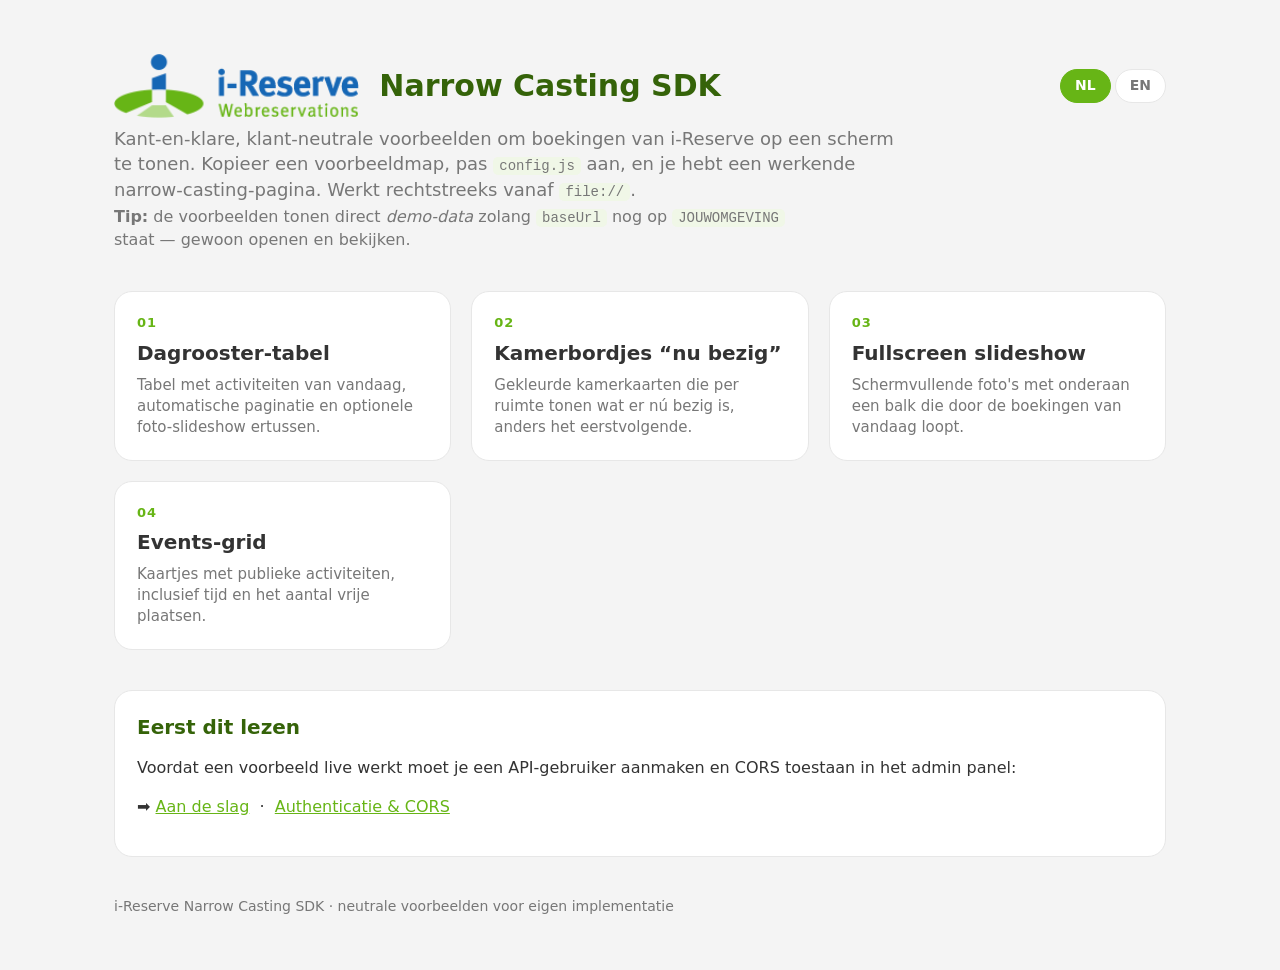
<file: index.html>
<!doctype html>
<html lang="nl">
<head>
    <meta charset="utf-8"/>
    <meta name="viewport" content="width=device-width, initial-scale=1.0"/>
    <title>i-Reserve Narrow Casting SDK</title>
    <link rel="stylesheet" href="shared/ireserve.css"/>
    <!--suppress CssUnusedSymbol -->
    <style>
        body { overflow: auto; background: var(--ir-bg); }
        .wrap { max-width: 1100px; margin: 0 auto; padding: 6vh 24px; font-size: 16px; }
        header.top { display: flex; align-items: center; gap: 20px; margin-bottom: 8px; }
        header.top img { height: 64px; }
        h1 { font-size: 30px; color: var(--ir-primary-700); margin: 0; }
        .langswitch { margin-left: auto; display: flex; gap: 4px; }
        .langswitch button {
            font: inherit; font-size: 14px; font-weight: 600; cursor: pointer;
            border: 1px solid var(--ir-line); background: var(--ir-surface); color: var(--ir-muted);
            padding: 6px 14px; border-radius: 999px;
        }
        .langswitch button.active { background: var(--ir-primary); color: #fff; border-color: var(--ir-primary); }
        .lead { color: var(--ir-muted); font-size: 18px; max-width: 70ch; margin: 8px 0 4px; }
        .tip  { color: var(--ir-muted); font-size: 16px; max-width: 70ch; margin: 0 0 40px; }
        .cards { display: grid; grid-template-columns: repeat(auto-fill, minmax(260px, 1fr)); gap: 20px; }
        a.card {
            display: block; text-decoration: none; color: inherit;
            background: var(--ir-surface); border: 1px solid var(--ir-line);
            border-radius: var(--ir-radius); padding: 22px; transition: transform .15s, box-shadow .15s;
        }
        a.card:hover { transform: translateY(-3px); box-shadow: 0 12px 30px rgba(53,99,9,.14); }
        a.card .num { font-size: 13px; font-weight: 700; letter-spacing: 1px; color: var(--ir-primary); }
        a.card h2 { font-size: 20px; margin: 6px 0 8px; color: var(--ir-ink); }
        a.card p { font-size: 15px; color: var(--ir-muted); margin: 0; }
        .docs { margin-top: 40px; padding: 22px; background: var(--ir-surface);
                border: 1px solid var(--ir-line); border-radius: var(--ir-radius); }
        .docs h2 { margin-top: 0; color: var(--ir-primary-700); font-size: 20px; }
        .docs a { color: var(--ir-primary); }
        code { background: #f0f7e7; padding: 1px 6px; border-radius: 5px; font-size: 14px; }
        footer { margin-top: 40px; color: var(--ir-muted); font-size: 14px; }
    </style>
</head>
<body>
<div class="wrap">
    <header class="top">
        <img src="shared/i-reserve-logo.png" alt="i-Reserve"/>
        <div><h1 data-i18n="launcher.subtitle">Narrow Casting SDK</h1></div>
        <div class="langswitch">
            <button type="button" data-lang="nl">NL</button>
            <button type="button" data-lang="en">EN</button>
        </div>
    </header>

    <p class="lead" data-i18n-html="launcher.lead"></p>
    <p class="tip"  data-i18n-html="launcher.tip"></p>

    <div class="cards">
        <a class="card" href="examples/01-dagrooster-tabel/index.html">
            <div class="num">01</div>
            <h2 data-i18n="launcher.card01t">Dagrooster-tabel</h2>
            <p data-i18n="launcher.card01d"></p>
        </a>
        <a class="card" href="examples/02-kamerbordjes/index.html">
            <div class="num">02</div>
            <h2 data-i18n="launcher.card02t">Kamerbordjes</h2>
            <p data-i18n="launcher.card02d"></p>
        </a>
        <a class="card" href="examples/03-fullscreen-slideshow/index.html">
            <div class="num">03</div>
            <h2 data-i18n="launcher.card03t">Fullscreen slideshow</h2>
            <p data-i18n="launcher.card03d"></p>
        </a>
        <a class="card" href="examples/04-events-grid/index.html">
            <div class="num">04</div>
            <h2 data-i18n="launcher.card04t">Events-grid</h2>
            <p data-i18n="launcher.card04d"></p>
        </a>
    </div>

    <div class="docs">
        <h2 data-i18n="launcher.docsTitle">Eerst dit lezen</h2>
        <p data-i18n="launcher.docsIntro"></p>
        <p>➡ <a class="doc-start" href="docs/aan-de-slag.html" data-i18n="launcher.docsStart">Aan de slag</a> &nbsp;·&nbsp;
           <a class="doc-auth" href="docs/authenticatie-en-cors.html" data-i18n="launcher.docsAuth">Authenticatie &amp; CORS</a></p>
    </div>

    <footer data-i18n="launcher.footer"></footer>
</div>

<script src="shared/ireserve.js"></script>
<script src="shared/i18n.js"></script>
<script>
(function () {
    var lang = iReserve.initLang(null);          // leest ?lang, anders "nl"
    document.documentElement.lang = lang;
    iReserve.applyI18n();

    // markeer actieve taalknop + schakelen
    document.querySelectorAll(".langswitch button").forEach(function (b) {
        if (b.getAttribute("data-lang") === lang) b.classList.add("active");
        b.addEventListener("click", function () {
            var u = new URL(location.href);
            u.searchParams.set("lang", b.getAttribute("data-lang"));
            location.href = u.toString();
        });
    });

    // geef de gekozen taal door aan de voorbeeldlinks
    document.querySelectorAll(".cards a.card").forEach(function (a) {
        a.href = a.getAttribute("href") + "?lang=" + lang;
    });

    // docs: in het Engels naar de .en.html-varianten verwijzen
    if (lang === "en") {
        var ds = document.querySelector(".doc-start");
        var da = document.querySelector(".doc-auth");
        if (ds) ds.href = "docs/aan-de-slag.en.html";
        if (da) da.href = "docs/authenticatie-en-cors.en.html";
    }
})();
</script>
</body>
</html>
</file>
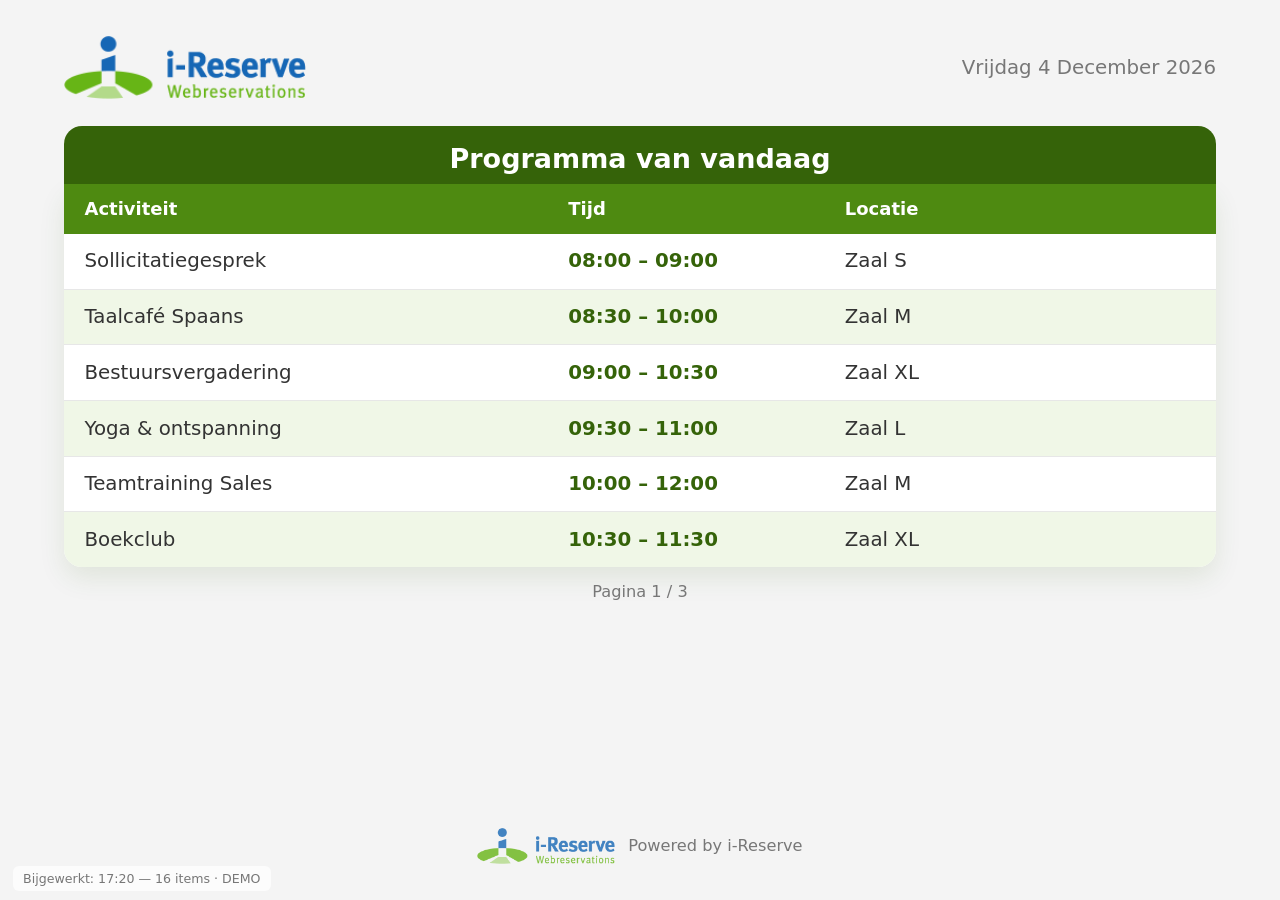
<file: examples/01-dagrooster-tabel/index.html>
<!doctype html>
<html lang="nl">
<head>
    <meta charset="utf-8"/>
    <meta name="viewport" content="width=device-width, initial-scale=1.0"/>
    <title>i-Reserve NC — Dagrooster</title>
    <link rel="stylesheet" href="../../shared/ireserve.css"/>
    <!--suppress CssUnusedSymbol -->
    <style>
        /* Fullscreen foto-slide (optioneel, tussen tabelpagina's door) */
        #nc-slide {
            position: fixed; inset: 0;
            background: var(--ir-primary-700);
            opacity: 0; transition: opacity 1s ease-in-out;
            pointer-events: none; z-index: 10;
        }
        #nc-slide.is-visible { opacity: 1; }
        #nc-slide img { position: absolute; inset: 0; width: 100%; height: 100%; }
        #nc-slide .fg { object-fit: contain; }
        #nc-slide .bg { object-fit: cover; filter: blur(12px); transform: scale(1.1); z-index: -1; }
    </style>
</head>
<body>

    <!-- optionele fullscreen foto -->
    <div id="nc-slide"><img class="fg" alt=""/><img class="bg" alt=""/></div>

    <div class="nc-screen">
        <header class="nc-header">
            <img class="nc-logo" src="../../shared/i-reserve-logo.png" alt="i-Reserve"/>
            <div class="nc-date" id="nc-date"></div>
        </header>

        <main class="nc-body">
            <table class="nc-table">
                <caption id="nc-title">Programma van vandaag</caption>
                <thead>
                    <tr>
                        <th style="width:42%" data-i18n="ui.activity">Activiteit</th>
                        <th style="width:24%" data-i18n="ui.time">Tijd</th>
                        <th data-i18n="ui.location">Locatie</th>
                    </tr>
                </thead>
                <tbody id="nc-rows"></tbody>
            </table>
            <div class="nc-pager" id="nc-pager"></div>
        </main>

        <footer class="nc-footer">
            <img class="nc-logo" src="../../shared/i-reserve-logo.png" alt=""/>
            <span data-i18n="ui.poweredBy">Powered by i-Reserve</span>
        </footer>
    </div>

    <div class="nc-status" id="nc-status" hidden></div>

    <script src="../../shared/ireserve.js"></script>
    <script src="../../shared/i18n.js"></script>
    <script src="../../shared/demo-data.js"></script>
    <script src="config.js"></script>
    <script>
    (function () {
        var cfg = window.NC_CONFIG;
        var map = cfg.columnMap;

        iReserve.initLang(cfg);
        iReserve.applyI18n();
        document.getElementById("nc-title").textContent = iReserve.pick(cfg.title);
        document.getElementById("nc-date").textContent  = iReserve.formatLongDate();

        // --- Slideshow-state ---
        var pages = [[]];      // tabelpagina's (arrays met rijen)
        var slideEl = document.getElementById("nc-slide");
        var validSlides = [];  // afbeeldingen die echt bestaan
        preloadSlides(cfg.slides || []);

        var runId = 0;         // voorkomt dat oude loops doorlopen na refresh

        // --- Data ophalen + blijven verversen ---
        iReserve.poll(cfg, function (rows) {
            pages = iReserve.chunk(rows, cfg.rowsPerPage);
            if (pages.length === 0) pages = [[]];
            runId++;
            startCycle(runId);
        });

        // Bouwt de afspeelvolgorde: eerst alle tabelpagina's, daarna de foto's,
        // en speelt die in een lus af (elke met zijn eigen wachttijd).
        function startCycle(myId) {
            var frames = [];
            for (var p = 0; p < pages.length; p++) frames.push({ type: "page", i: p });
            for (var s = 0; s < validSlides.length; s++) frames.push({ type: "photo", i: s });

            var step = 0;
            (function show() {
                if (myId !== runId) return;          // verouderde lus stoppen
                var f = frames[step % frames.length];
                if (f.type === "page") {
                    hidePhoto();
                    renderPage(f.i);
                    step++;
                    setTimeout(show, cfg.pageSeconds * 1000);
                } else {
                    showPhoto(f.i);
                    step++;
                    setTimeout(show, cfg.slideSeconds * 1000);
                }
            })();
        }

        // --- Render één tabelpagina ---
        function renderPage(idx) {
            var rows = pages[idx] || [];
            var tbody = document.getElementById("nc-rows");
            if (rows.length === 0) {
                tbody.innerHTML = '<tr><td colspan="3"><div class="nc-empty">' + iReserve.t("ui.noToday") + '</div></td></tr>';
            } else {
                tbody.innerHTML = rows.map(function (r) {
                    return '<tr class="nc-fade">' +
                        '<td>' + iReserve.esc(r[map.activiteit]) + '</td>' +
                        '<td class="nc-time">' + iReserve.esc(iReserve.timeRange(r[map.van], r[map.tot])) + '</td>' +
                        '<td>' + iReserve.esc(r[map.locatie]) + '</td>' +
                    '</tr>';
                }).join("");
            }
            document.getElementById("nc-pager").textContent =
                pages.length > 1 ? iReserve.t("ui.page", { n: idx + 1, m: pages.length }) : "";
        }

        function showPhoto(i) {
            var imgs = slideEl.querySelectorAll("img");
            imgs[0].src = validSlides[i];
            imgs[1].src = validSlides[i];
            slideEl.classList.add("is-visible");
        }
        function hidePhoto() { slideEl.classList.remove("is-visible"); }

        // Laad alleen afbeeldingen die echt bestaan (voorkomt kapotte slides)
        function preloadSlides(list) {
            list.forEach(function (src) {
                var img = new Image();
                img.onload  = function () { validSlides.push(src); };
                img.onerror = function () { console.warn("Slide niet gevonden:", src); };
                img.src = src;
            });
        }
    })();
    </script>
</body>
</html>
</file>
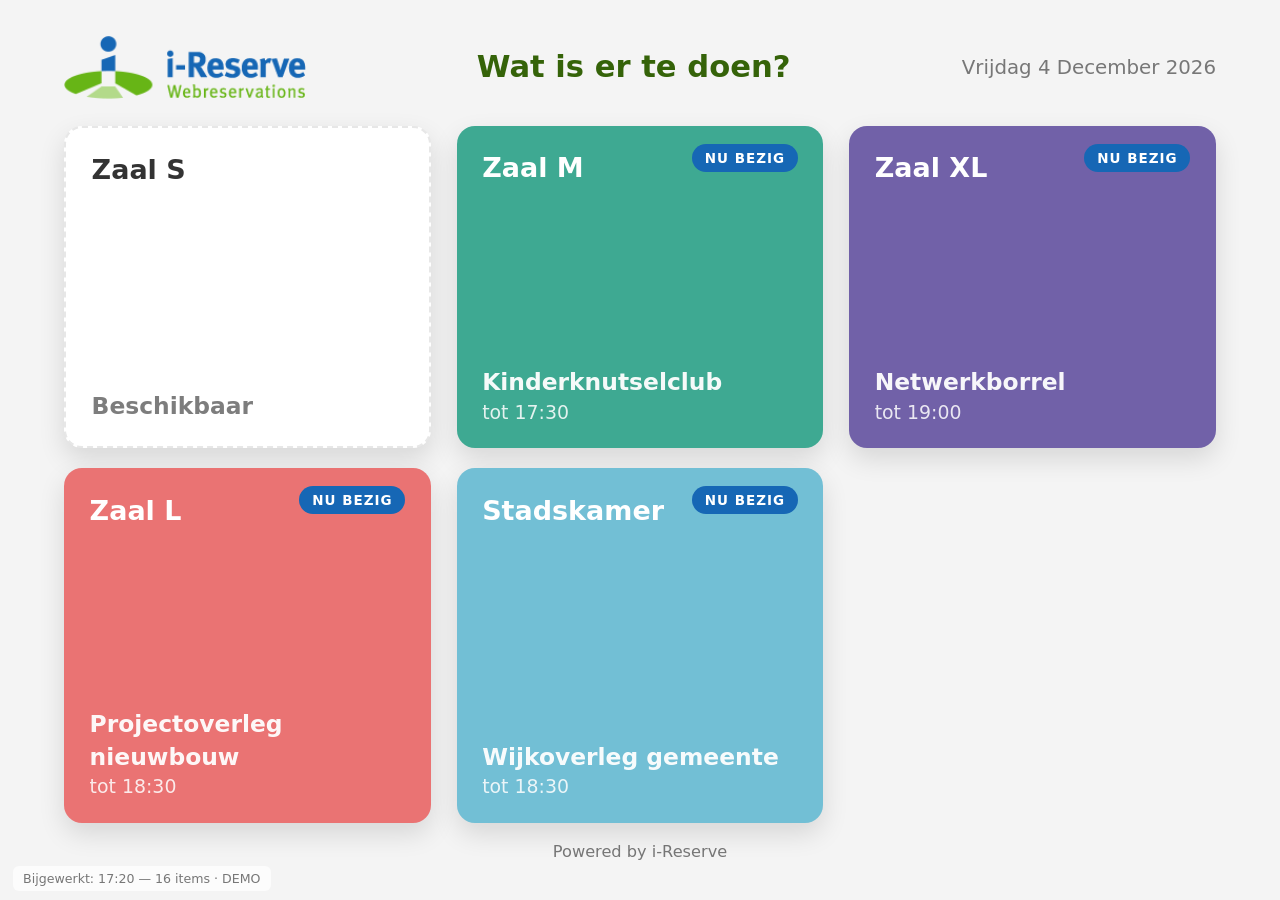
<file: examples/02-kamerbordjes/index.html>
<!doctype html>
<html lang="nl">
<head>
    <meta charset="utf-8"/>
    <meta name="viewport" content="width=device-width, initial-scale=1.0"/>
    <title>i-Reserve NC — Kamerbordjes</title>
    <link rel="stylesheet" href="../../shared/ireserve.css"/>
    <!--suppress CssUnusedSymbol -->
    <style>
        .nc-rooms {
            flex: 1 1 auto;
            display: grid;
            grid-template-columns: repeat(auto-fit, minmax(28vw, 1fr));
            gap: 2.2vh 2vw;
            align-content: stretch;
        }
        .room {
            --c: var(--ir-primary);
            position: relative;
            display: flex;
            flex-direction: column;
            justify-content: space-between;
            border-radius: var(--ir-radius);
            padding: 2.6vh 2vw;
            color: #fff;
            background: var(--c);
            box-shadow: 0 1.2vh 3vh rgba(0,0,0,.12);
            overflow: hidden;
        }
        .room .room-name { font-size: 3vh; font-weight: 700; }
        .room .room-state {
            margin-top: auto;
            font-size: 2.1vh;
            opacity: .95;
        }
        .room .room-activity { font-size: 2.6vh; font-weight: 600; margin-top: 1vh; }
        .room .room-time { font-variant-numeric: tabular-nums; opacity: .9; }

        /* "Nu bezig" badge (tekst komt uit i18n, via een element) */
        .room .now-badge {
            position: absolute; top: 2vh; right: 2vw;
            background: var(--ir-accent); color: #fff;
            font-size: 1.5vh; font-weight: 700; letter-spacing: 1px;
            padding: .5vh 1vw; border-radius: 999px;
        }
        .room.is-free { background: var(--ir-surface); color: var(--ir-muted); border: 2px dashed var(--ir-line); }
        .room.is-free .room-name { color: var(--ir-ink); }
    </style>
</head>
<body>
    <div class="nc-screen">
        <header class="nc-header">
            <img class="nc-logo" src="../../shared/i-reserve-logo.png" alt="i-Reserve"/>
            <h1 class="nc-title" id="nc-title"></h1>
            <div class="nc-date" id="nc-date"></div>
        </header>

        <main class="nc-body">
            <div class="nc-rooms" id="nc-rooms"></div>
        </main>

        <footer class="nc-footer">
            <span data-i18n="ui.poweredBy">Powered by i-Reserve</span>
        </footer>
    </div>

    <div class="nc-status" id="nc-status" hidden></div>

    <script src="../../shared/ireserve.js"></script>
    <script src="../../shared/i18n.js"></script>
    <script src="../../shared/demo-data.js"></script>
    <script src="config.js"></script>
    <script>
    (function () {
        var cfg = window.NC_CONFIG, map = cfg.columnMap;
        iReserve.initLang(cfg);
        iReserve.applyI18n();
        document.getElementById("nc-title").textContent = iReserve.pick(cfg.title) || "";
        document.getElementById("nc-date").textContent  = iReserve.formatLongDate();

        iReserve.poll(cfg, render);

        // Elke minuut opnieuw renderen zodat "nu bezig" actueel blijft,
        // ook tussen de API-refreshes door.
        var lastRows = [];
        setInterval(function () { render(lastRows); }, 60 * 1000);

        function render(rows) {
            lastRows = rows || [];
            var roomDefs = cfg.rooms && cfg.rooms.length ? cfg.rooms : deriveRooms(lastRows);
            document.getElementById("nc-rooms").innerHTML = roomDefs.map(function (def) {
                var events = lastRows.filter(function (r) {
                    return String(r[map.room]) === def.match;
                }).sort(byTime);

                var current = events.find(function (e) {
                    return iReserve.isNow(e[map.from], e[map.til]);
                });
                var next = !current && events.find(function (e) {
                    return iReserve.shortTime(e[map.from]) >= iReserve.formatClock();
                });

                if (current) {
                    return card(def, "is-busy",
                        '<div class="room-activity">' + iReserve.esc(current[map.activity]) + '</div>' +
                        '<div class="room-time">' + iReserve.esc(iReserve.t("ui.untilTime", { t: iReserve.shortTime(current[map.til]) })) + '</div>');
                }
                if (next) {
                    return card(def, "",
                        '<div class="room-activity">' + iReserve.esc(next[map.activity]) + '</div>' +
                        '<div class="room-time">' + iReserve.esc(iReserve.t("ui.fromTime", { t: iReserve.shortTime(next[map.from]) })) + '</div>');
                }
                return card(def, "is-free", '<div class="room-activity">' + iReserve.t("ui.available") + '</div>');
            }).join("");
        }

        function card(def, cls, inner) {
            var badge = cls.indexOf("is-busy") >= 0
                ? '<span class="now-badge">' + iReserve.t("ui.now") + '</span>' : '';
            return '<div class="room ' + cls + '" style="--c:' + (def.color || 'var(--ir-primary)') + '">' +
                badge +
                '<div class="room-name">' + iReserve.esc(iReserve.pick(def.label) || def.match) + '</div>' +
                '<div class="room-state">' + inner + '</div>' +
            '</div>';
        }

        function byTime(a, b) {
            return iReserve.shortTime(a[map.from]).localeCompare(iReserve.shortTime(b[map.from]));
        }
        var PALETTE = ["#ea72ad", "#3ea992", "#7161a8", "#ea7373", "#72bfd5", "#67b516"];
        function deriveRooms(rows) {
            var seen = {}, out = [];
            rows.forEach(function (r) {
                var name = r[map.room];
                if (name && !seen[name]) {
                    seen[name] = 1;
                    out.push({ match: name, label: name, color: PALETTE[out.length % PALETTE.length] });
                }
            });
            return out;
        }
    })();
    </script>
</body>
</html>
</file>
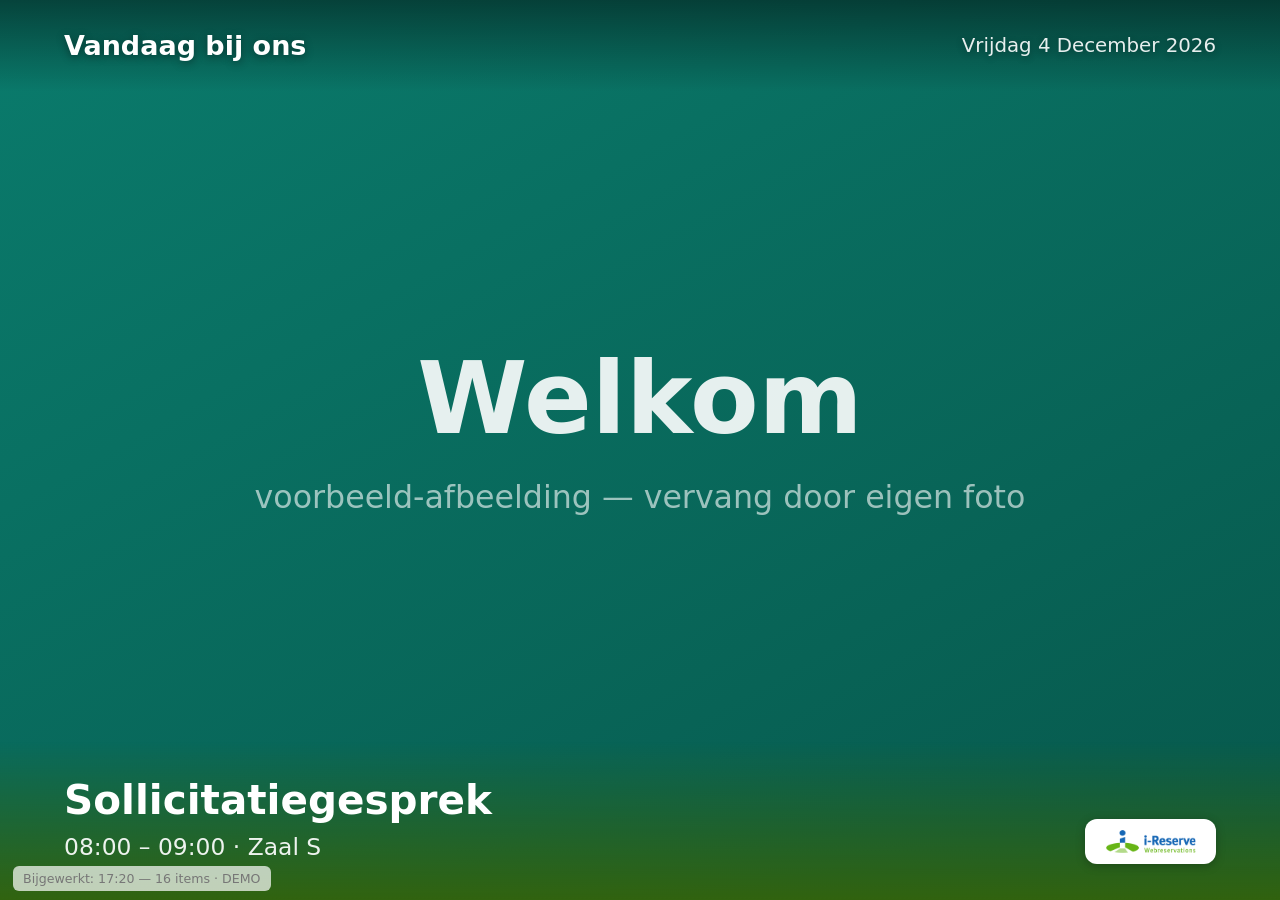
<file: examples/03-fullscreen-slideshow/index.html>
<!doctype html>
<html lang="nl">
<head>
    <meta charset="utf-8"/>
    <meta name="viewport" content="width=device-width, initial-scale=1.0"/>
    <title>i-Reserve NC — Slideshow</title>
    <link rel="stylesheet" href="../../shared/ireserve.css"/>
    <!--suppress CssUnusedSymbol -->
    <style>
        body { background: #000; }
        .stage { position: fixed; inset: 0; overflow: hidden; }
        .stage img {
            position: absolute; inset: 0; width: 100%; height: 100%;
            object-fit: cover; opacity: 0; transition: opacity 1.2s ease-in-out;
        }
        .stage img.is-visible { opacity: 1; }

        /* Onderschrift-balk */
        .caption {
            position: fixed; left: 0; right: 0; bottom: 0;
            padding: 4vh 5vw 4vh;
            background: linear-gradient(to top, rgba(53,99,9,.92), rgba(53,99,9,0));
            color: #fff;
            display: flex; align-items: flex-end; justify-content: space-between; gap: 3vw;
        }
        .caption .ev-title { font-size: 4.5vh; font-weight: 700; line-height: 1.1; }
        .caption .ev-meta  { font-size: 2.6vh; opacity: .92; margin-top: 1vh;
                             font-variant-numeric: tabular-nums; }
        .caption .brand    { height: 5vh; width: auto; flex: 0 0 auto;
                             background: #fff; padding: 1.2vh 1.6vw; border-radius: 12px;
                             box-shadow: 0 2px 10px rgba(0,0,0,.25); }

        .topbar {
            position: fixed; top: 0; left: 0; right: 0;
            padding: 3vh 5vw;
            display: flex; justify-content: space-between; align-items: center;
            color: #fff; text-shadow: 0 2px 8px rgba(0,0,0,.4);
            background: linear-gradient(to bottom, rgba(0,0,0,.45), rgba(0,0,0,0));
        }
        .topbar .t { font-size: 3vh; font-weight: 700; }
        .topbar .d { font-size: 2.2vh; opacity: .9; text-transform: capitalize; }
    </style>
</head>
<body>
    <div class="stage" id="stage"></div>

    <div class="topbar">
        <div class="t" id="nc-title"></div>
        <div class="d" id="nc-date"></div>
    </div>

    <div class="caption">
        <div>
            <div class="ev-title" id="ev-title">—</div>
            <div class="ev-meta"  id="ev-meta"></div>
        </div>
        <img class="brand" src="../../shared/i-reserve-logo.png" alt="i-Reserve"/>
    </div>

    <div class="nc-status" id="nc-status" hidden></div>

    <script src="../../shared/ireserve.js"></script>
    <script src="../../shared/i18n.js"></script>
    <script src="../../shared/demo-data.js"></script>
    <script src="config.js"></script>
    <script>
    (function () {
        var cfg = window.NC_CONFIG, map = cfg.columnMap;
        iReserve.initLang(cfg);
        iReserve.applyI18n();
        document.getElementById("nc-title").textContent = iReserve.pick(cfg.title) || "";
        document.getElementById("nc-date").textContent  = iReserve.formatLongDate();

        // ---- Foto-carousel ----
        var stage = document.getElementById("stage");
        var imgEls = [];
        (cfg.slides || []).forEach(function (src) {
            var probe = new Image();
            probe.onload = function () {
                var el = document.createElement("img");
                el.src = src;
                stage.appendChild(el);
                imgEls.push(el);
                if (imgEls.length === 1) el.classList.add("is-visible");
            };
            probe.onerror = function () { console.warn("Foto niet gevonden:", src); };
            probe.src = src;
        });
        var photoIdx = 0;
        setInterval(function () {
            if (imgEls.length < 2) return;
            imgEls[photoIdx].classList.remove("is-visible");
            photoIdx = (photoIdx + 1) % imgEls.length;
            imgEls[photoIdx].classList.add("is-visible");
        }, (cfg.slideSeconds || 8) * 1000);

        // ---- Boekingen-onderschrift ----
        var bookings = [], capIdx = 0;
        iReserve.poll(cfg, function (rows) { bookings = rows; capIdx = 0; showCaption(); });

        setInterval(showCaption, (cfg.slideSeconds || 8) * 1000);

        function showCaption() {
            var t = document.getElementById("ev-title");
            var m = document.getElementById("ev-meta");
            if (!bookings.length) { t.textContent = iReserve.t("ui.noToday"); m.textContent = ""; return; }
            capIdx = capIdx % bookings.length;
            var b = bookings[capIdx];
            t.textContent = b[map.title] || "";
            var loc = b[map.location] ? "  ·  " + b[map.location] : "";
            m.textContent = iReserve.timeRange(b[map.from], b[map.til]) + loc;
            t.classList.remove("nc-fade"); void t.offsetWidth; t.classList.add("nc-fade");
            capIdx++;
        }
    })();
    </script>
</body>
</html>
</file>
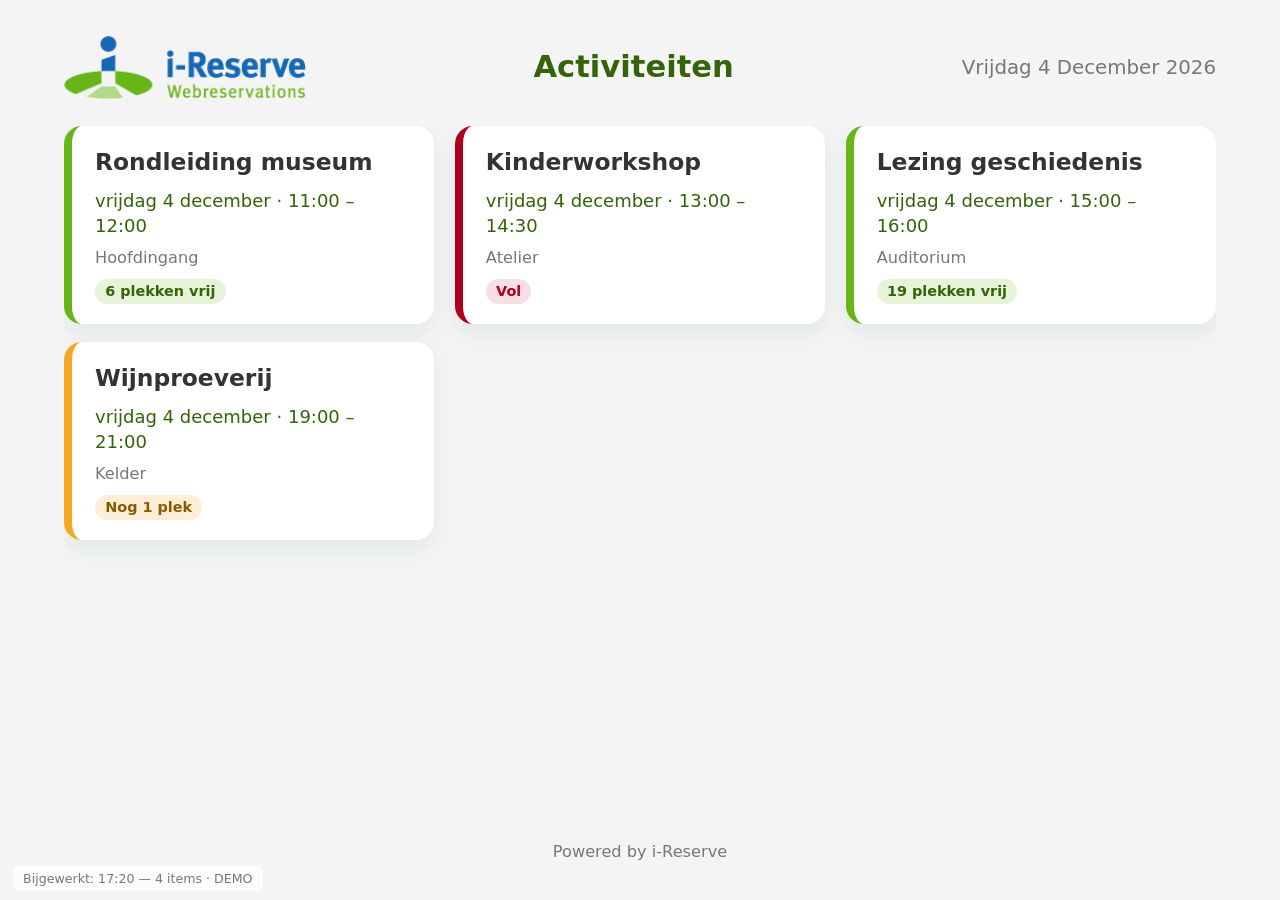
<file: examples/04-events-grid/index.html>
<!doctype html>
<html lang="nl">
<head>
    <meta charset="utf-8"/>
    <meta name="viewport" content="width=device-width, initial-scale=1.0"/>
    <title>i-Reserve NC — Events</title>
    <link rel="stylesheet" href="../../shared/ireserve.css"/>
    <!--suppress CssUnusedSymbol -->
    <style>
        .nc-grid {
            flex: 1 1 auto;
            display: grid;
            grid-template-columns: repeat(auto-fill, minmax(26vw, 1fr));
            gap: 2vh 1.6vw;
            align-content: start;
            overflow: hidden;
        }
        .event {
            background: var(--ir-surface);
            border-radius: var(--ir-radius);
            border-left: 8px solid var(--ir-primary);
            padding: 2.2vh 1.8vw;
            display: flex; flex-direction: column; gap: 1vh;
            box-shadow: 0 1vh 2.4vh rgba(7,86,74,.08);
        }
        .event.is-full   { border-left-color: #b00020; opacity: .75; }
        .event.is-soon   { border-left-color: #f5a623; }
        .event .ev-title { font-size: 2.6vh; font-weight: 700; color: var(--ir-ink); }
        .event .ev-when  { font-size: 2vh; color: var(--ir-primary-700); font-variant-numeric: tabular-nums; }
        .event .ev-loc   { font-size: 1.8vh; color: var(--ir-muted); }
        .event .ev-avail {
            margin-top: auto; font-size: 1.9vh; font-weight: 600;
            display: inline-flex; align-items: center; gap: .6vw;
        }
        .badge { padding: .3vh .8vw; border-radius: 999px; font-size: 1.6vh; }
        .badge.free { background: rgba(103,181,22,.16); color: var(--ir-primary-700); }
        .badge.soon { background: rgba(245,166,35,.18); color: #8a5a00; }
        .badge.full { background: rgba(176,0,32,.12);  color: #b00020; }
    </style>
</head>
<body>
    <div class="nc-screen">
        <header class="nc-header">
            <img class="nc-logo" src="../../shared/i-reserve-logo.png" alt="i-Reserve"/>
            <h1 class="nc-title" id="nc-title"></h1>
            <div class="nc-date" id="nc-date"></div>
        </header>

        <main class="nc-body">
            <div class="nc-grid" id="nc-grid"></div>
        </main>

        <footer class="nc-footer"><span data-i18n="ui.poweredBy">Powered by i-Reserve</span></footer>
    </div>

    <div class="nc-status" id="nc-status" hidden></div>

    <script src="../../shared/ireserve.js"></script>
    <script src="../../shared/i18n.js"></script>
    <script src="../../shared/demo-data.js"></script>
    <script src="config.js"></script>
    <script>
    (function () {
        var cfg = window.NC_CONFIG, map = cfg.columnMap;
        iReserve.initLang(cfg);
        iReserve.applyI18n();
        document.getElementById("nc-title").textContent = iReserve.pick(cfg.title) || "";
        document.getElementById("nc-date").textContent  = iReserve.formatLongDate();

        iReserve.poll(cfg, render);

        function render(rows) {
            var grid = document.getElementById("nc-grid");
            if (!rows.length) {
                grid.innerHTML = '<div class="nc-empty">' + iReserve.t("ui.noEvents") + '</div>';
                return;
            }
            grid.innerHTML = rows.map(function (e) {
                var total = num(e[map.total]);
                var booked = num(e[map.booked]);
                var free = (total !== null && booked !== null) ? Math.max(0, total - booked) : null;

                var cls = "", badge;
                if (free === null) {
                    badge = "";          // onbekende beschikbaarheid: geen badge
                } else if (free === 0) {
                    cls = "is-full"; badge = '<span class="badge full">' + iReserve.t("ui.full") + '</span>';
                } else if (free <= 3) {
                    cls = "is-soon"; badge = '<span class="badge soon">' + unit("ui.spotsLeft", free) + '</span>';
                } else {
                    badge = '<span class="badge free">' + unit("ui.placesFree", free) + '</span>';
                }

                var when = dateLabel(e[map.date]) + " · " + iReserve.timeRange(e[map.from], e[map.til]);
                return '<div class="event ' + cls + ' nc-fade">' +
                    '<div class="ev-title">' + iReserve.esc(e[map.title]) + '</div>' +
                    '<div class="ev-when">' + iReserve.esc(when) + '</div>' +
                    (e[map.location] ? '<div class="ev-loc">' + iReserve.esc(e[map.location]) + '</div>' : '') +
                    '<div class="ev-avail">' + badge + '</div>' +
                '</div>';
            }).join("");
        }

        function num(v) { var n = parseInt(v, 10); return isNaN(n) ? null : n; }
        // Vult {n} en {u} (enkelvoud/meervoud) in een i18n-template.
        function unit(key, n) {
            var u = iReserve.plural(n, "ui.placeOne", "ui.placeOther");
            return iReserve.t(key, { n: n, u: u });
        }
        function dateLabel(d) {
            // verwacht "YYYY-MM-DD" of "DD-MM-YYYY"; toont "do 5 jun" indien parsebaar
            var s = String(d || "");
            var m = s.match(/(\d{4})-(\d{2})-(\d{2})/) ;
            if (m) { var dt = new Date(+m[1], +m[2]-1, +m[3]); return iReserve.formatLongDate(dt).replace(/ \d{4}$/, ""); }
            return s;
        }
    })();
    </script>
</body>
</html>
</file>
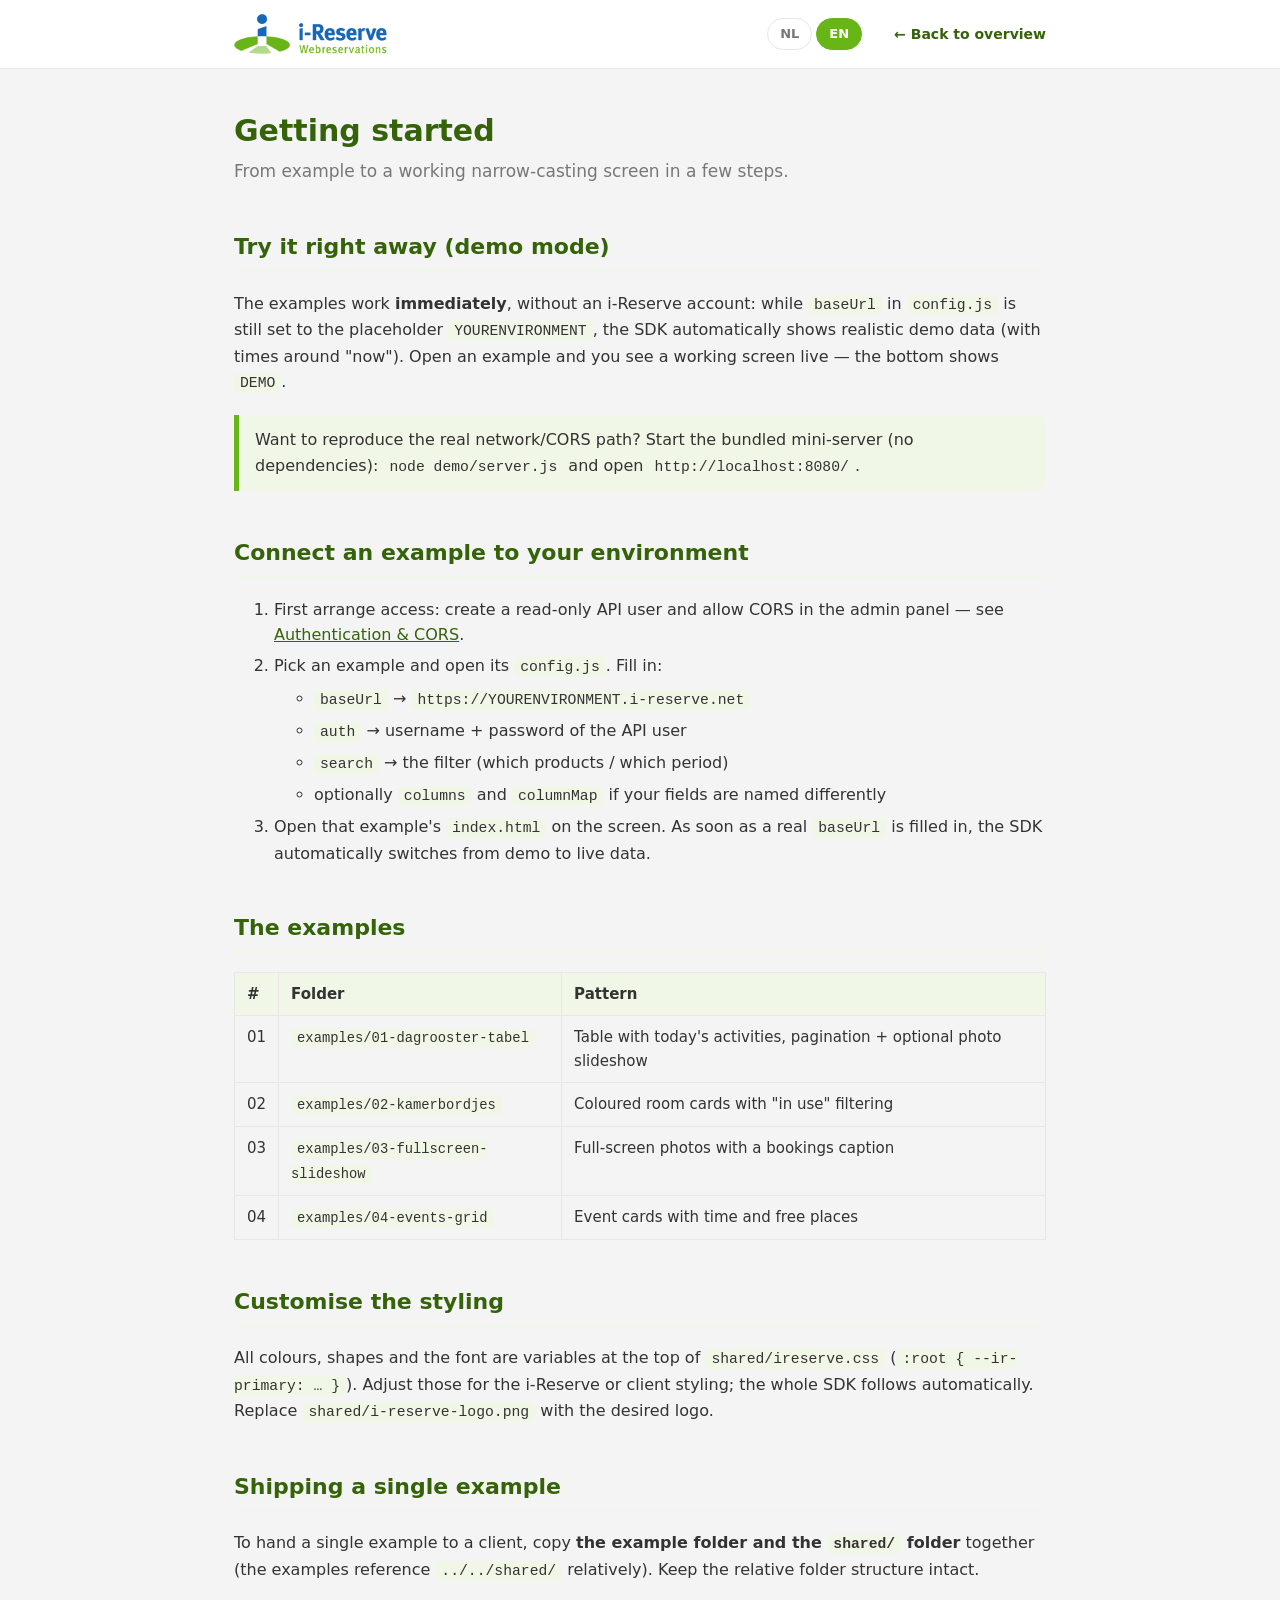
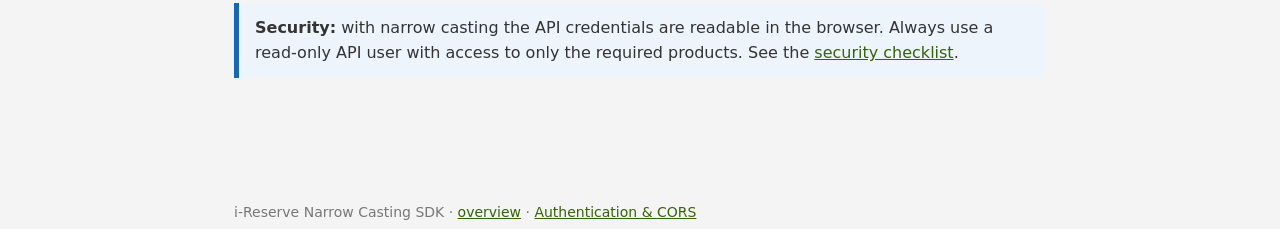
<file: docs/aan-de-slag.en.html>
<!doctype html>
<html lang="en">
<head>
    <meta charset="utf-8"/>
    <meta name="viewport" content="width=device-width, initial-scale=1.0"/>
    <title>Getting started — i-Reserve Narrow Casting</title>
    <!--suppress CssNoGenericFontName -->
    <style>
        :root{
            --ir-primary:#67b516; --ir-primary-700:#356309; --ir-accent:#1667b5;
            --ink:#333; --muted:#777; --line:#e7e7e7; --tint:#f0f7e7; --bg:#f4f4f4;
            --font:"Inter","Segoe UI",system-ui,-apple-system,Arial,sans-serif;
        }
        *{box-sizing:border-box;}
        body{margin:0;background:var(--bg);color:var(--ink);font-family:var(--font);line-height:1.6;}
        .topbar{background:#fff;border-bottom:1px solid var(--line);position:sticky;top:0;z-index:5;}
        .topbar .inner{max-width:860px;margin:0 auto;padding:14px 24px;display:flex;align-items:center;gap:16px;}
        .topbar img{height:40px;}
        .topbar .langswitch{margin-left:auto;display:flex;gap:4px;}
        .topbar .langswitch a{font-size:13px;font-weight:600;text-decoration:none;color:var(--muted);
            border:1px solid var(--line);background:#fff;padding:5px 12px;border-radius:999px;}
        .topbar .langswitch a.active{background:var(--ir-primary);color:#fff;border-color:var(--ir-primary);}
        .topbar .back{font-size:14px;color:var(--ir-primary-700);text-decoration:none;font-weight:600;margin-left:16px;}
        .topbar .back:hover{text-decoration:underline;}
        .wrap{max-width:860px;margin:0 auto;padding:32px 24px 80px;}
        h1{font-size:30px;color:var(--ir-primary-700);margin:.2em 0 .1em;}
        .sub{color:var(--muted);margin-top:0;font-size:17px;}
        h2{font-size:22px;color:var(--ir-primary-700);margin-top:2em;padding-bottom:6px;border-bottom:2px solid var(--tint);}
        a{color:var(--ir-primary-700);}
        code{background:var(--tint);padding:2px 6px;border-radius:5px;font-size:.92em;font-family:ui-monospace,Menlo,Consolas,monospace;}
        pre{background:#1e2a16;color:#e8f3d8;padding:16px 18px;border-radius:10px;overflow-x:auto;font-size:14px;
            font-family:ui-monospace,Menlo,Consolas,monospace;line-height:1.5;}
        pre code{background:none;padding:0;color:inherit;}
        table{border-collapse:collapse;width:100%;margin:1em 0;font-size:15px;}
        th,td{border:1px solid var(--line);padding:9px 12px;text-align:left;vertical-align:top;}
        th{background:var(--tint);}
        .callout{border-left:5px solid var(--ir-accent);background:#eef4fb;padding:12px 16px;border-radius:0 10px 10px 0;margin:1.2em 0;}
        .callout.tip{border-left-color:var(--ir-primary);background:var(--tint);}
        ol li,ul li{margin:.35em 0;}
        footer{max-width:860px;margin:0 auto;padding:24px;color:var(--muted);font-size:14px;}
    </style>
</head>
<body>
    <div class="topbar"><div class="inner">
        <img src="../shared/i-reserve-logo.png" alt="i-Reserve"/>
        <div class="langswitch">
            <a href="aan-de-slag.html">NL</a>
            <a class="active" href="aan-de-slag.en.html">EN</a>
        </div>
        <a class="back" href="../index.html?lang=en">← Back to overview</a>
    </div></div>

    <div class="wrap">
        <h1>Getting started</h1>
        <p class="sub">From example to a working narrow-casting screen in a few steps.</p>

        <h2>Try it right away (demo mode)</h2>
        <p>The examples work <strong>immediately</strong>, without an i-Reserve account: while <code>baseUrl</code> in
        <code>config.js</code> is still set to the placeholder <code>YOURENVIRONMENT</code>, the SDK automatically shows
        realistic demo data (with times around "now"). Open an example and you see a working screen live —
        the bottom shows <code>DEMO</code>.</p>
        <div class="callout tip">Want to reproduce the real network/CORS path? Start the bundled mini-server
        (no dependencies): <code>node demo/server.js</code> and open <code>http://localhost:8080/</code>.</div>

        <h2>Connect an example to your environment</h2>
        <ol>
            <li>First arrange access: create a read-only API user and allow CORS in the admin panel —
                see <a href="authenticatie-en-cors.en.html">Authentication &amp; CORS</a>.</li>
            <li>Pick an example and open its <code>config.js</code>. Fill in:
                <ul>
                    <li><code>baseUrl</code> → <code>https://YOURENVIRONMENT.i-reserve.net</code></li>
                    <li><code>auth</code> → username + password of the API user</li>
                    <li><code>search</code> → the filter (which products / which period)</li>
                    <li>optionally <code>columns</code> and <code>columnMap</code> if your fields are named differently</li>
                </ul>
            </li>
            <li>Open that example's <code>index.html</code> on the screen. As soon as a real <code>baseUrl</code>
                is filled in, the SDK automatically switches from demo to live data.</li>
        </ol>

        <h2>The examples</h2>
        <table>
            <tr><th>#</th><th>Folder</th><th>Pattern</th></tr>
            <tr><td>01</td><td><code>examples/01-dagrooster-tabel</code></td><td>Table with today's activities, pagination + optional photo slideshow</td></tr>
            <tr><td>02</td><td><code>examples/02-kamerbordjes</code></td><td>Coloured room cards with "in use" filtering</td></tr>
            <tr><td>03</td><td><code>examples/03-fullscreen-slideshow</code></td><td>Full-screen photos with a bookings caption</td></tr>
            <tr><td>04</td><td><code>examples/04-events-grid</code></td><td>Event cards with time and free places</td></tr>
        </table>

        <h2>Customise the styling</h2>
        <p>All colours, shapes and the font are variables at the top of <code>shared/ireserve.css</code>
        (<code>:root { --ir-primary: … }</code>). Adjust those for the i-Reserve or client styling; the whole SDK
        follows automatically. Replace <code>shared/i-reserve-logo.png</code> with the desired logo.</p>

        <h2>Shipping a single example</h2>
        <p>To hand a single example to a client, copy <strong>the example folder and the <code>shared/</code> folder</strong>
        together (the examples reference <code>../../shared/</code> relatively). Keep the relative folder structure intact.</p>

        <div class="callout">
            <strong>Security:</strong> with narrow casting the API credentials are readable in the browser. Always use
            a read-only API user with access to only the required products. See the
            <a href="authenticatie-en-cors.en.html#checklist">security checklist</a>.
        </div>
    </div>

    <footer>i-Reserve Narrow Casting SDK · <a href="../index.html?lang=en">overview</a> · <a href="authenticatie-en-cors.en.html">Authentication &amp; CORS</a></footer>
</body>
</html>
</file>
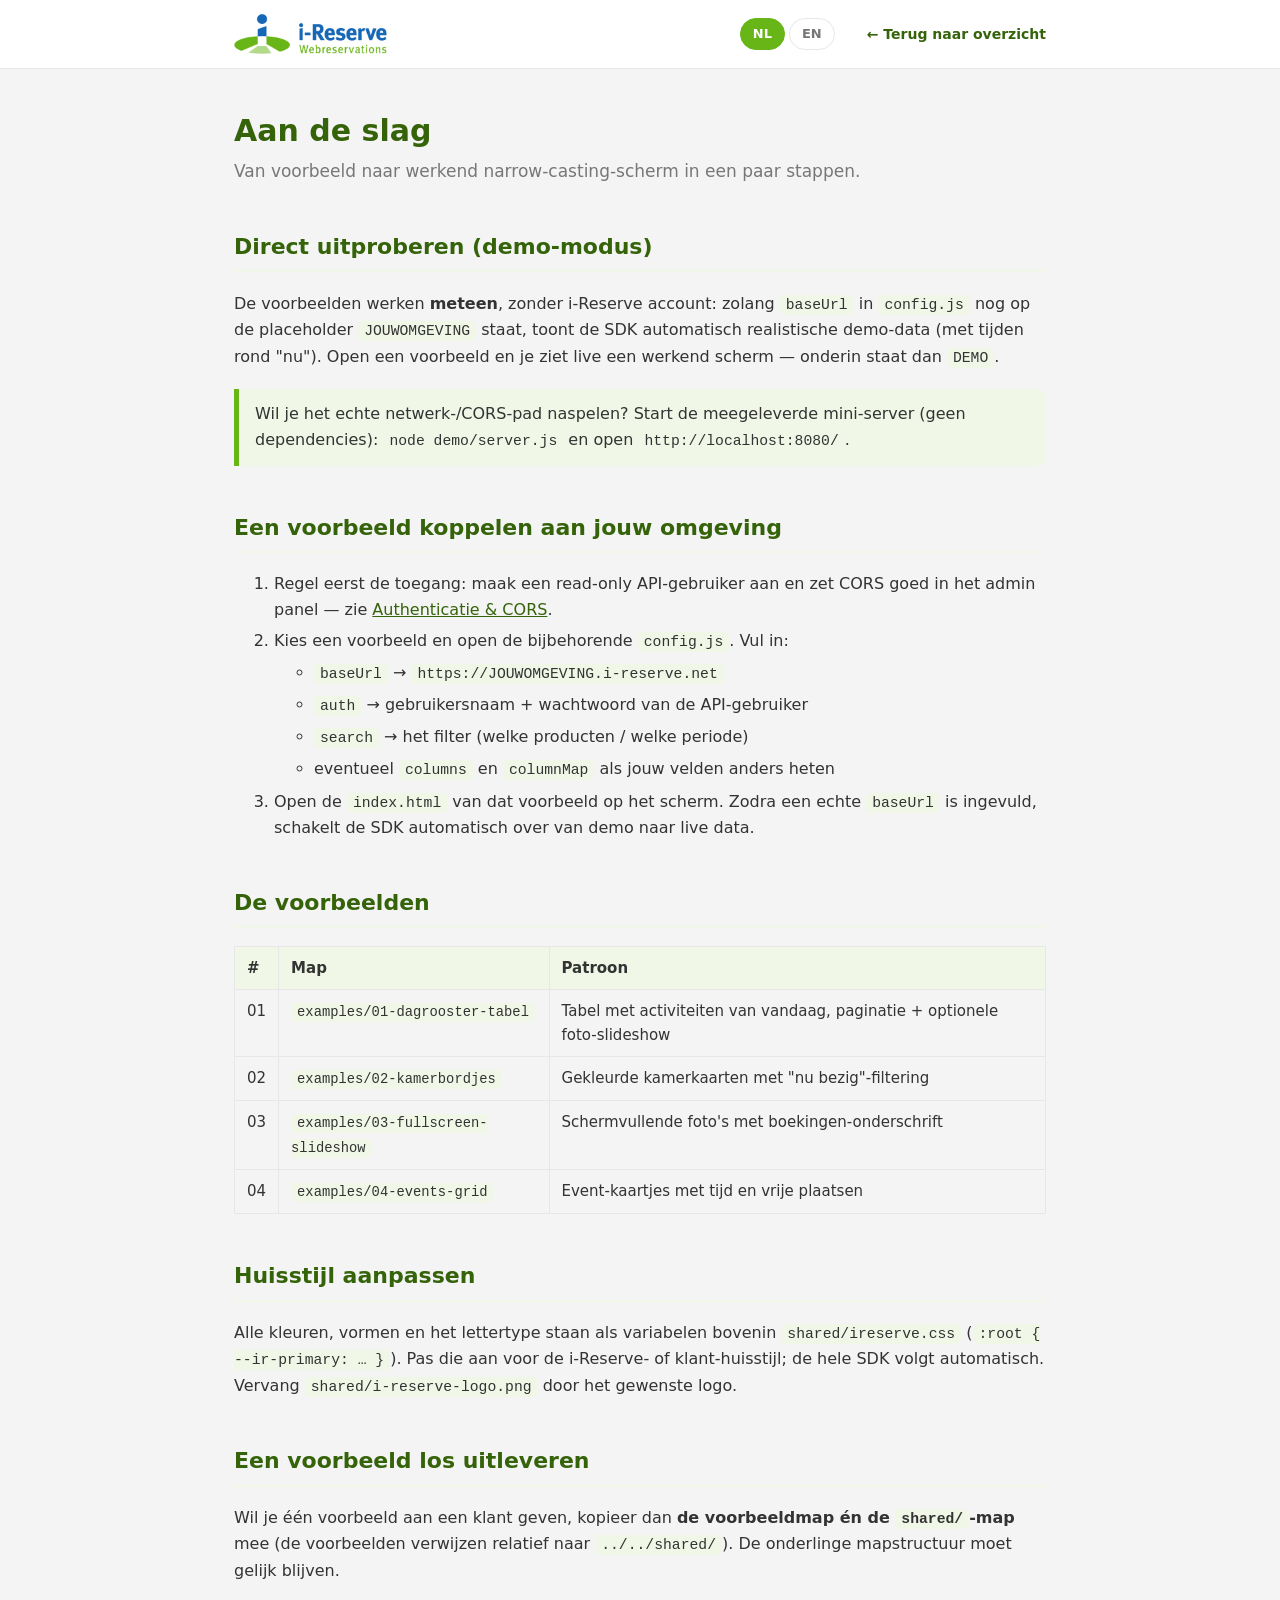
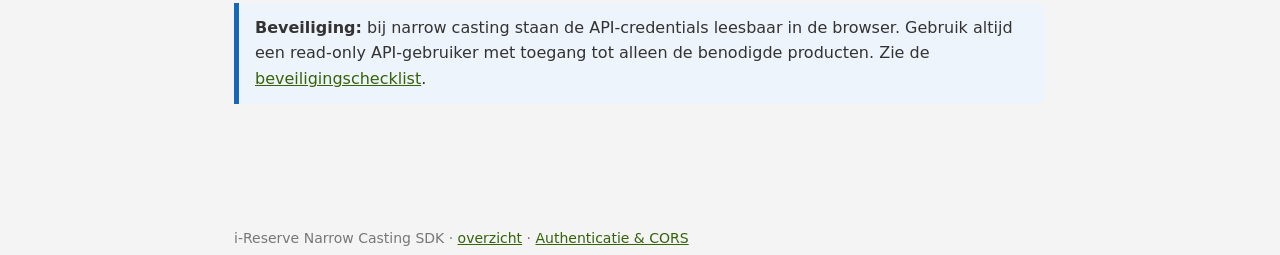
<file: docs/aan-de-slag.html>
<!doctype html>
<html lang="nl">
<head>
    <meta charset="utf-8"/>
    <meta name="viewport" content="width=device-width, initial-scale=1.0"/>
    <title>Aan de slag — i-Reserve Narrow Casting</title>
    <!--suppress CssNoGenericFontName -->
    <style>
        :root{
            --ir-primary:#67b516; --ir-primary-700:#356309; --ir-accent:#1667b5;
            --ink:#333; --muted:#777; --line:#e7e7e7; --tint:#f0f7e7; --bg:#f4f4f4;
            --font:"Inter","Segoe UI",system-ui,-apple-system,Arial,sans-serif;
        }
        *{box-sizing:border-box;}
        body{margin:0;background:var(--bg);color:var(--ink);font-family:var(--font);line-height:1.6;}
        .topbar{background:#fff;border-bottom:1px solid var(--line);position:sticky;top:0;z-index:5;}
        .topbar .inner{max-width:860px;margin:0 auto;padding:14px 24px;display:flex;align-items:center;gap:16px;}
        .topbar img{height:40px;}
        .topbar .langswitch{margin-left:auto;display:flex;gap:4px;}
        .topbar .langswitch a{font-size:13px;font-weight:600;text-decoration:none;color:var(--muted);
            border:1px solid var(--line);background:#fff;padding:5px 12px;border-radius:999px;}
        .topbar .langswitch a.active{background:var(--ir-primary);color:#fff;border-color:var(--ir-primary);}
        .topbar .back{font-size:14px;color:var(--ir-primary-700);text-decoration:none;font-weight:600;margin-left:16px;}
        .topbar .back:hover{text-decoration:underline;}
        .wrap{max-width:860px;margin:0 auto;padding:32px 24px 80px;}
        h1{font-size:30px;color:var(--ir-primary-700);margin:.2em 0 .1em;}
        .sub{color:var(--muted);margin-top:0;font-size:17px;}
        h2{font-size:22px;color:var(--ir-primary-700);margin-top:2em;padding-bottom:6px;border-bottom:2px solid var(--tint);}
        a{color:var(--ir-primary-700);}
        code{background:var(--tint);padding:2px 6px;border-radius:5px;font-size:.92em;font-family:ui-monospace,Menlo,Consolas,monospace;}
        pre{background:#1e2a16;color:#e8f3d8;padding:16px 18px;border-radius:10px;overflow-x:auto;font-size:14px;
            font-family:ui-monospace,Menlo,Consolas,monospace;line-height:1.5;}
        pre code{background:none;padding:0;color:inherit;}
        table{border-collapse:collapse;width:100%;margin:1em 0;font-size:15px;}
        th,td{border:1px solid var(--line);padding:9px 12px;text-align:left;vertical-align:top;}
        th{background:var(--tint);}
        .callout{border-left:5px solid var(--ir-accent);background:#eef4fb;padding:12px 16px;border-radius:0 10px 10px 0;margin:1.2em 0;}
        .callout.tip{border-left-color:var(--ir-primary);background:var(--tint);}
        ol li,ul li{margin:.35em 0;}
        footer{max-width:860px;margin:0 auto;padding:24px;color:var(--muted);font-size:14px;}
    </style>
</head>
<body>
    <div class="topbar"><div class="inner">
        <img src="../shared/i-reserve-logo.png" alt="i-Reserve"/>
        <div class="langswitch">
            <a class="active" href="aan-de-slag.html">NL</a>
            <a href="aan-de-slag.en.html">EN</a>
        </div>
        <a class="back" href="../index.html?lang=nl">← Terug naar overzicht</a>
    </div></div>

    <div class="wrap">
        <h1>Aan de slag</h1>
        <p class="sub">Van voorbeeld naar werkend narrow-casting-scherm in een paar stappen.</p>

        <h2>Direct uitproberen (demo-modus)</h2>
        <p>De voorbeelden werken <strong>meteen</strong>, zonder i-Reserve account: zolang <code>baseUrl</code> in
        <code>config.js</code> nog op de placeholder <code>JOUWOMGEVING</code> staat, toont de SDK automatisch
        realistische demo-data (met tijden rond "nu"). Open een voorbeeld en je ziet live een werkend scherm —
        onderin staat dan <code>DEMO</code>.</p>
        <div class="callout tip">Wil je het echte netwerk-/CORS-pad naspelen? Start de meegeleverde mini-server
        (geen dependencies): <code>node demo/server.js</code> en open <code>http://localhost:8080/</code>.</div>

        <h2>Een voorbeeld koppelen aan jouw omgeving</h2>
        <ol>
            <li>Regel eerst de toegang: maak een read-only API-gebruiker aan en zet CORS goed in het admin panel —
                zie <a href="authenticatie-en-cors.html">Authenticatie &amp; CORS</a>.</li>
            <li>Kies een voorbeeld en open de bijbehorende <code>config.js</code>. Vul in:
                <ul>
                    <li><code>baseUrl</code> → <code>https://JOUWOMGEVING.i-reserve.net</code></li>
                    <li><code>auth</code> → gebruikersnaam + wachtwoord van de API-gebruiker</li>
                    <li><code>search</code> → het filter (welke producten / welke periode)</li>
                    <li>eventueel <code>columns</code> en <code>columnMap</code> als jouw velden anders heten</li>
                </ul>
            </li>
            <li>Open de <code>index.html</code> van dat voorbeeld op het scherm. Zodra een echte <code>baseUrl</code>
                is ingevuld, schakelt de SDK automatisch over van demo naar live data.</li>
        </ol>

        <h2>De voorbeelden</h2>
        <table>
            <tr><th>#</th><th>Map</th><th>Patroon</th></tr>
            <tr><td>01</td><td><code>examples/01-dagrooster-tabel</code></td><td>Tabel met activiteiten van vandaag, paginatie + optionele foto-slideshow</td></tr>
            <tr><td>02</td><td><code>examples/02-kamerbordjes</code></td><td>Gekleurde kamerkaarten met "nu bezig"-filtering</td></tr>
            <tr><td>03</td><td><code>examples/03-fullscreen-slideshow</code></td><td>Schermvullende foto's met boekingen-onderschrift</td></tr>
            <tr><td>04</td><td><code>examples/04-events-grid</code></td><td>Event-kaartjes met tijd en vrije plaatsen</td></tr>
        </table>

        <h2>Huisstijl aanpassen</h2>
        <p>Alle kleuren, vormen en het lettertype staan als variabelen bovenin <code>shared/ireserve.css</code>
        (<code>:root { --ir-primary: … }</code>). Pas die aan voor de i-Reserve- of klant-huisstijl; de hele SDK
        volgt automatisch. Vervang <code>shared/i-reserve-logo.png</code> door het gewenste logo.</p>

        <h2>Een voorbeeld los uitleveren</h2>
        <p>Wil je één voorbeeld aan een klant geven, kopieer dan <strong>de voorbeeldmap én de <code>shared/</code>-map</strong>
        mee (de voorbeelden verwijzen relatief naar <code>../../shared/</code>). De onderlinge mapstructuur moet gelijk blijven.</p>

        <div class="callout">
            <strong>Beveiliging:</strong> bij narrow casting staan de API-credentials leesbaar in de browser. Gebruik
            altijd een read-only API-gebruiker met toegang tot alleen de benodigde producten. Zie de
            <a href="authenticatie-en-cors.html#checklist">beveiligingschecklist</a>.
        </div>
    </div>

    <footer>i-Reserve Narrow Casting SDK · <a href="../index.html">overzicht</a> · <a href="authenticatie-en-cors.html">Authenticatie &amp; CORS</a></footer>
</body>
</html>
</file>
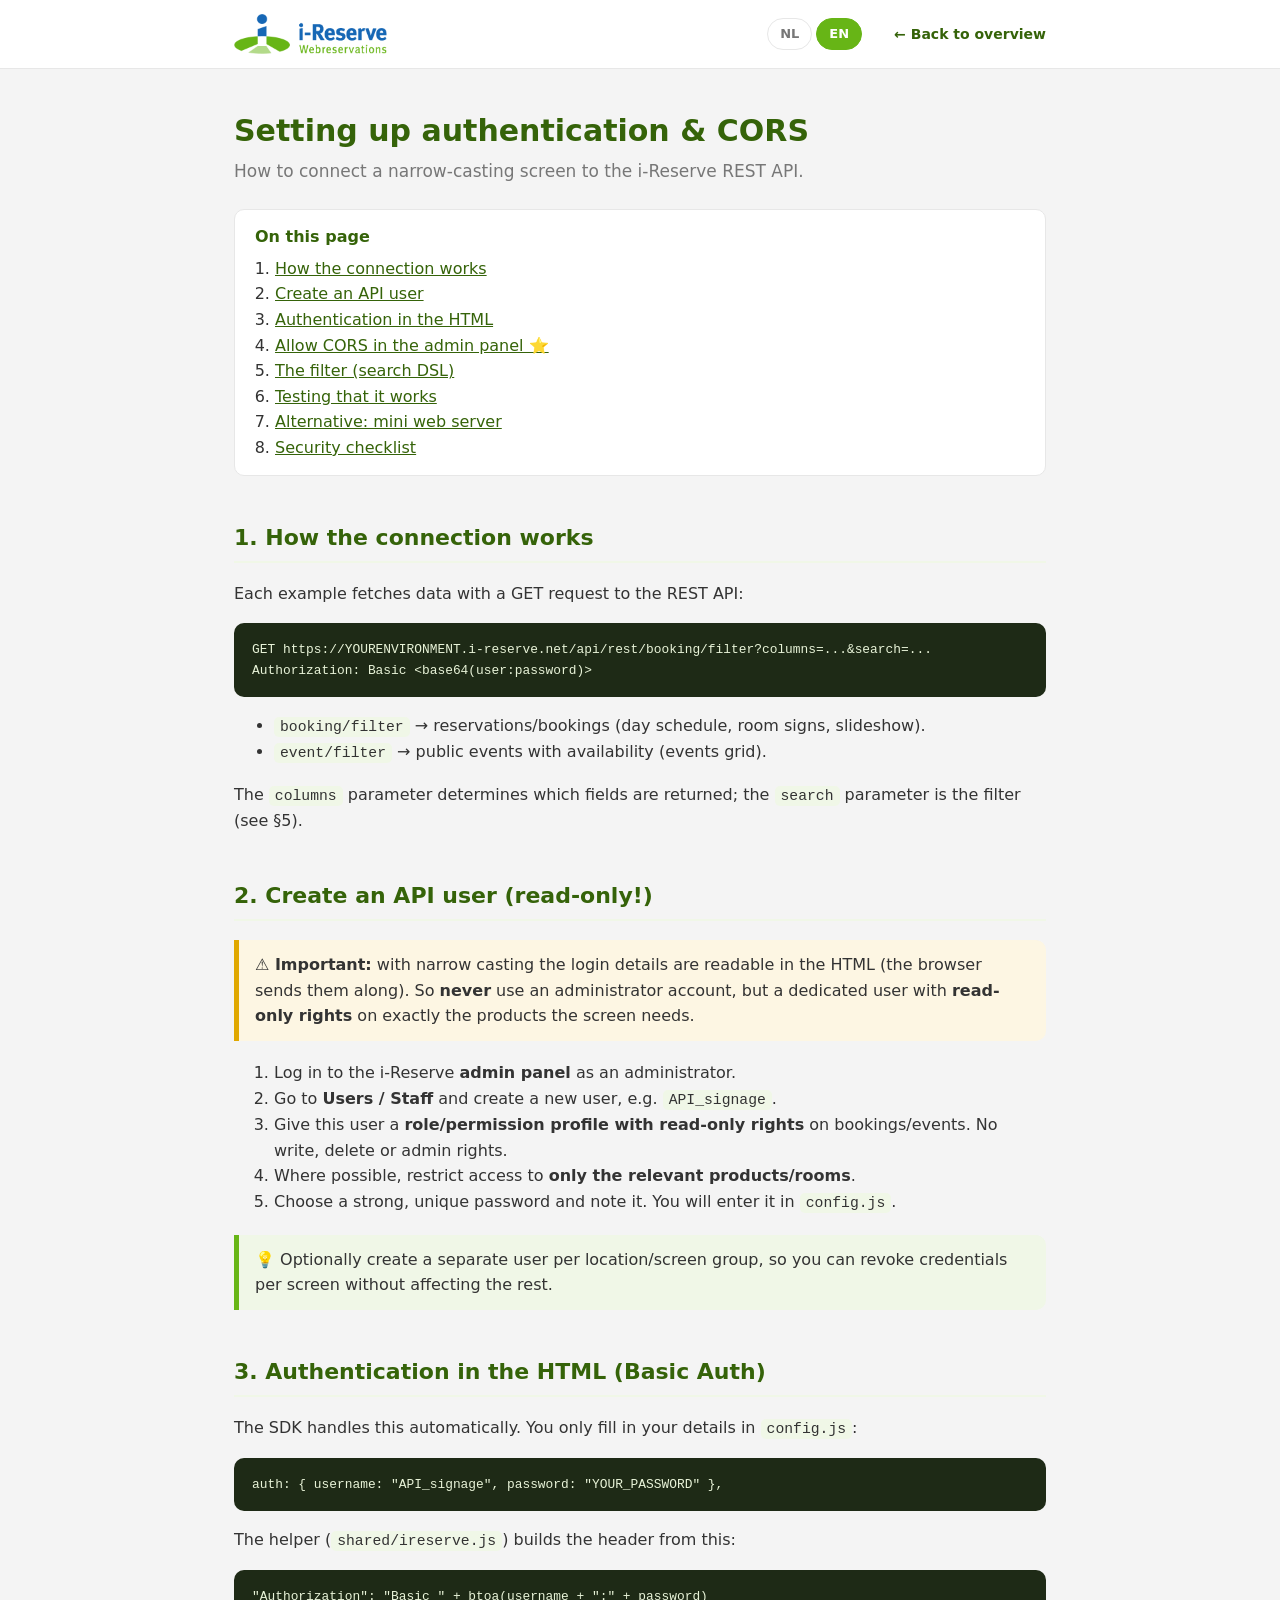
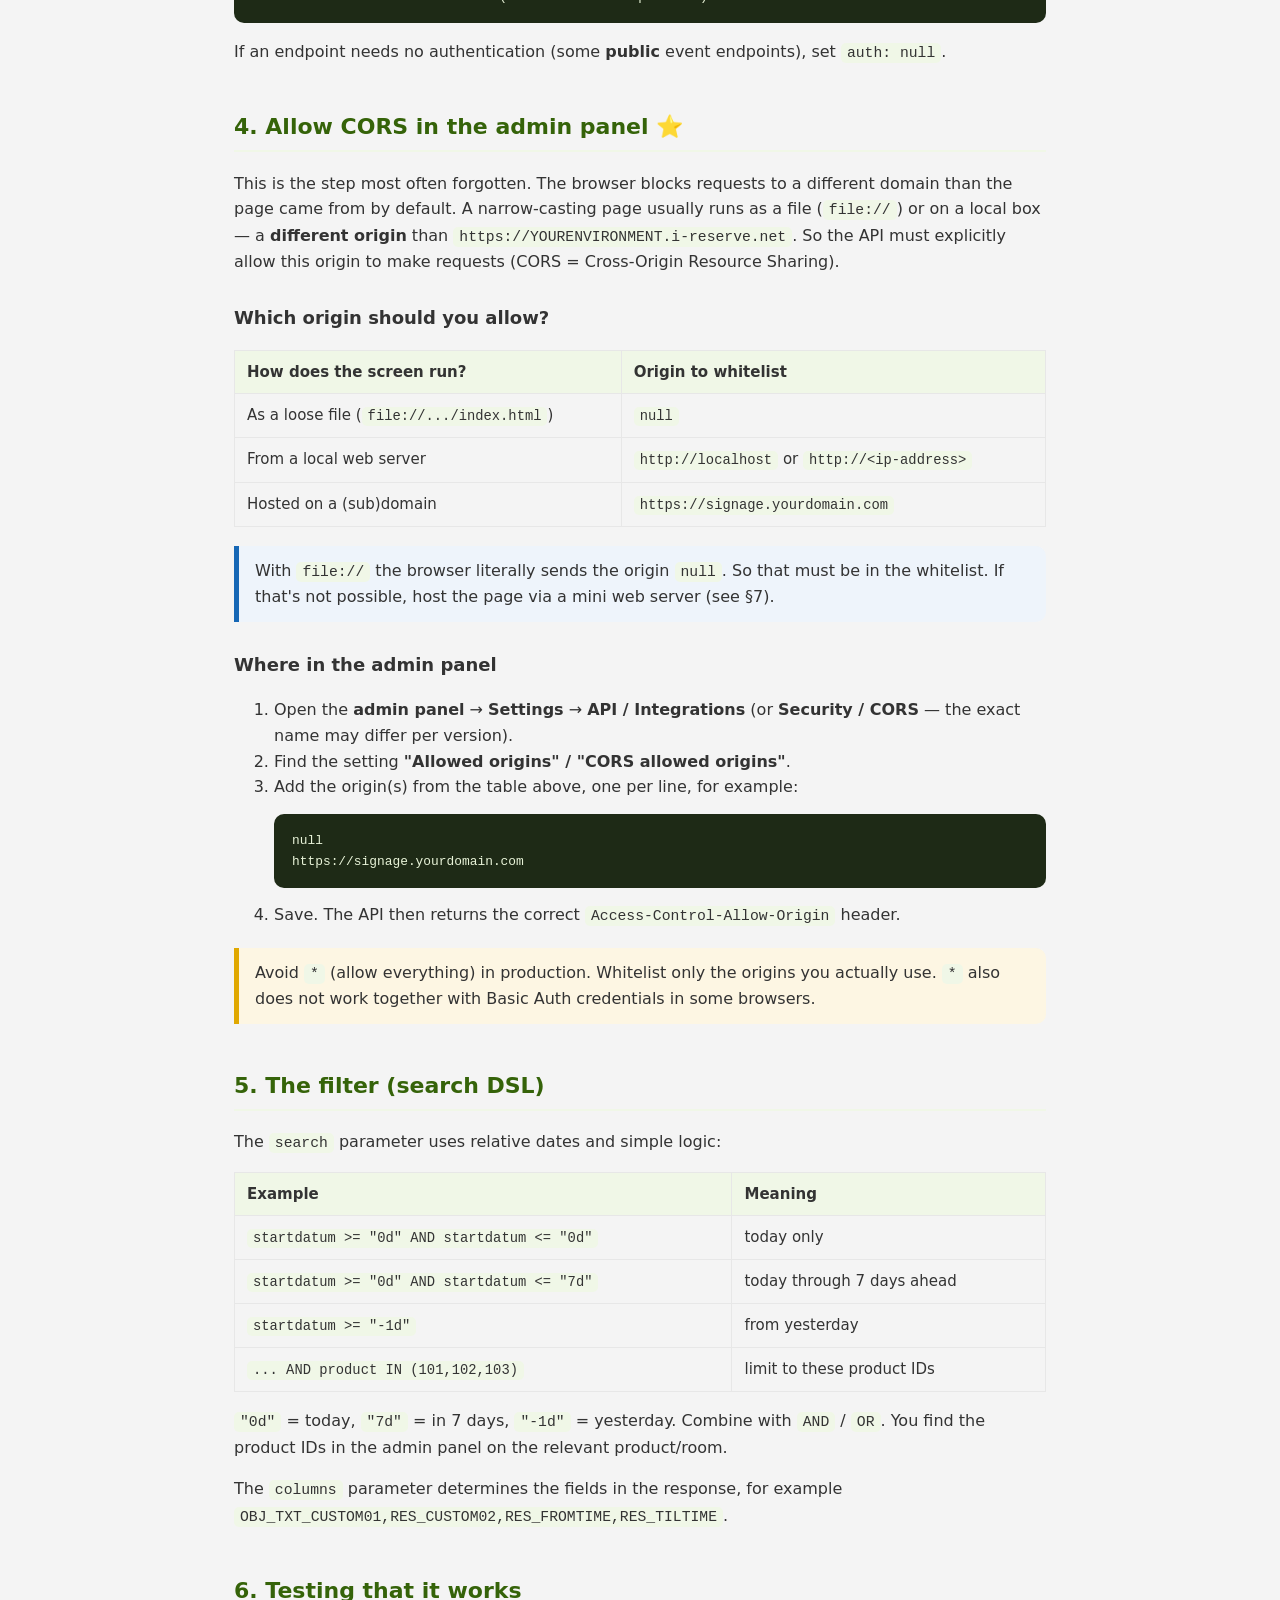
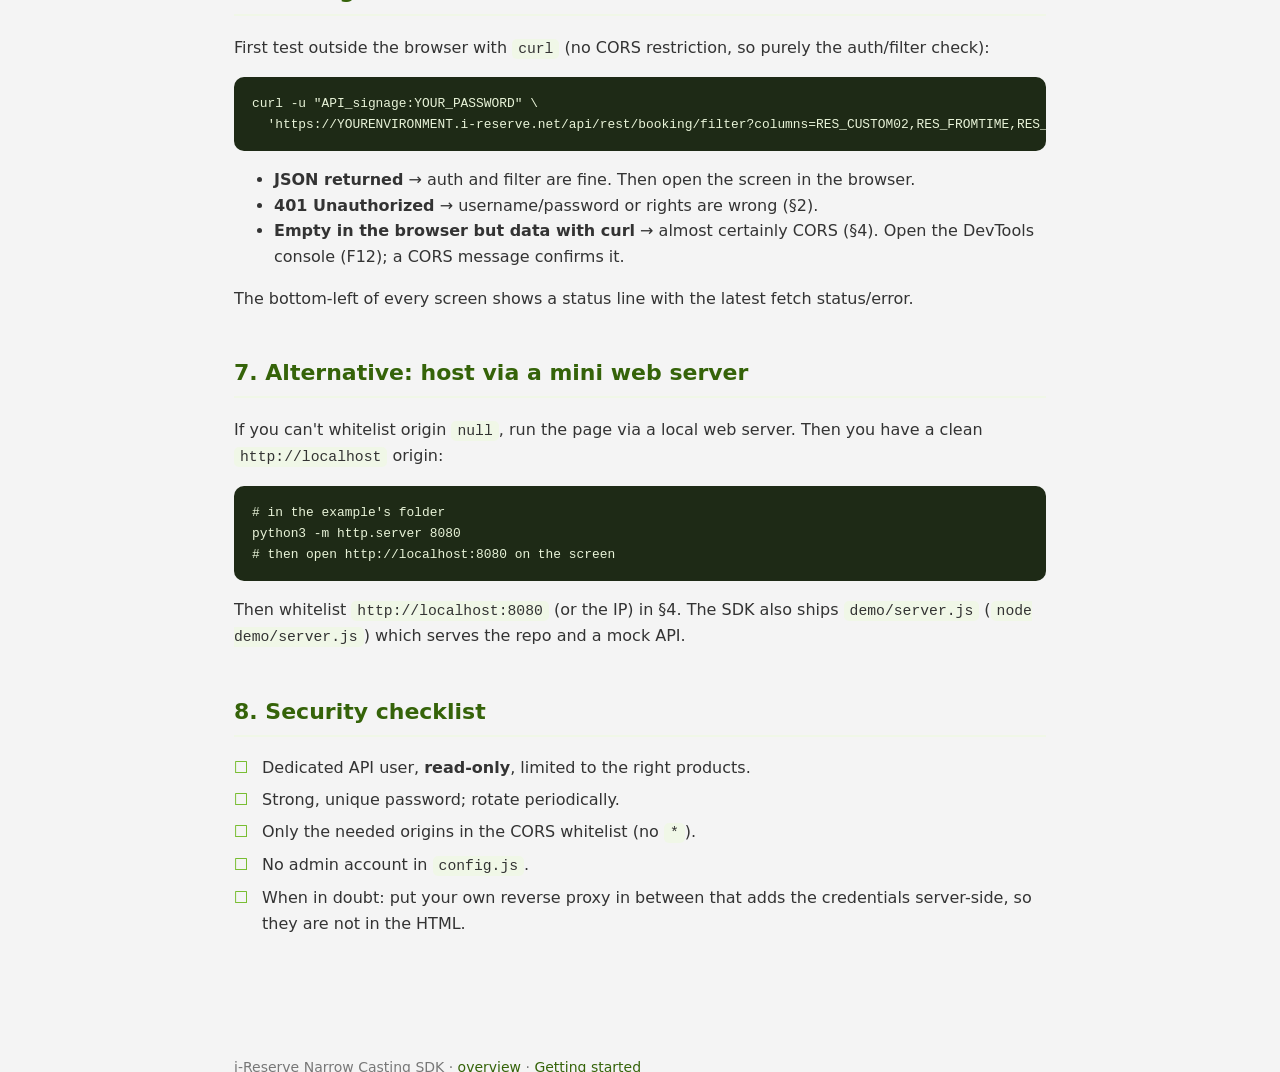
<file: docs/authenticatie-en-cors.en.html>
<!doctype html>
<html lang="en">
<head>
    <meta charset="utf-8"/>
    <meta name="viewport" content="width=device-width, initial-scale=1.0"/>
    <title>Authentication &amp; CORS — i-Reserve Narrow Casting</title>
    <!--suppress CssNoGenericFontName -->
    <style>
        :root{
            --ir-primary:#67b516; --ir-primary-700:#356309; --ir-accent:#1667b5;
            --ink:#333; --muted:#777; --line:#e7e7e7; --tint:#f0f7e7; --bg:#f4f4f4;
            --font:"Inter","Segoe UI",system-ui,-apple-system,Arial,sans-serif;
        }
        *{box-sizing:border-box;}
        body{margin:0;background:var(--bg);color:var(--ink);font-family:var(--font);line-height:1.6;}
        .topbar{background:#fff;border-bottom:1px solid var(--line);position:sticky;top:0;z-index:5;}
        .topbar .inner{max-width:860px;margin:0 auto;padding:14px 24px;display:flex;align-items:center;gap:16px;}
        .topbar img{height:40px;}
        .topbar .langswitch{margin-left:auto;display:flex;gap:4px;}
        .topbar .langswitch a{font-size:13px;font-weight:600;text-decoration:none;color:var(--muted);
            border:1px solid var(--line);background:#fff;padding:5px 12px;border-radius:999px;}
        .topbar .langswitch a.active{background:var(--ir-primary);color:#fff;border-color:var(--ir-primary);}
        .topbar .back{font-size:14px;color:var(--ir-primary-700);text-decoration:none;font-weight:600;margin-left:16px;}
        .topbar .back:hover{text-decoration:underline;}
        .wrap{max-width:860px;margin:0 auto;padding:32px 24px 80px;}
        h1{font-size:30px;color:var(--ir-primary-700);margin:.2em 0 .1em;}
        .sub{color:var(--muted);margin-top:0;font-size:17px;}
        h2{font-size:22px;color:var(--ir-primary-700);margin-top:2em;padding-bottom:6px;border-bottom:2px solid var(--tint);}
        h3{font-size:18px;margin-top:1.6em;}
        a{color:var(--ir-primary-700);}
        code{background:var(--tint);padding:2px 6px;border-radius:5px;font-size:.92em;font-family:ui-monospace,Menlo,Consolas,monospace;}
        pre{background:#1e2a16;color:#e8f3d8;padding:16px 18px;border-radius:10px;overflow-x:auto;font-size:14px;
            font-family:ui-monospace,Menlo,Consolas,monospace;line-height:1.5;}
        pre code{background:none;padding:0;color:inherit;}
        table{border-collapse:collapse;width:100%;margin:1em 0;font-size:15px;}
        th,td{border:1px solid var(--line);padding:9px 12px;text-align:left;vertical-align:top;}
        th{background:var(--tint);}
        .callout{border-left:5px solid var(--ir-accent);background:#eef4fb;padding:12px 16px;border-radius:0 10px 10px 0;margin:1.2em 0;}
        .callout.warn{border-left-color:#e0a800;background:#fdf6e3;}
        .callout.tip{border-left-color:var(--ir-primary);background:var(--tint);}
        ul.checklist{list-style:none;padding-left:0;}
        ul.checklist li{padding-left:28px;position:relative;margin:.4em 0;}
        ul.checklist li::before{content:"☐";position:absolute;left:0;color:var(--ir-primary);font-weight:700;}
        .toc{background:#fff;border:1px solid var(--line);border-radius:10px;padding:14px 20px;margin:1.5em 0;}
        .toc strong{display:block;margin-bottom:6px;color:var(--ir-primary-700);}
        .toc ol{margin:0;padding-left:20px;}
        footer{max-width:860px;margin:0 auto;padding:24px;color:var(--muted);font-size:14px;}
    </style>
</head>
<body>
    <div class="topbar"><div class="inner">
        <img src="../shared/i-reserve-logo.png" alt="i-Reserve"/>
        <div class="langswitch">
            <a href="authenticatie-en-cors.html">NL</a>
            <a class="active" href="authenticatie-en-cors.en.html">EN</a>
        </div>
        <a class="back" href="../index.html?lang=en">← Back to overview</a>
    </div></div>

    <div class="wrap">
        <h1>Setting up authentication &amp; CORS</h1>
        <p class="sub">How to connect a narrow-casting screen to the i-Reserve REST API.</p>

        <div class="toc">
            <strong>On this page</strong>
            <ol>
                <li><a href="#how">How the connection works</a></li>
                <li><a href="#user">Create an API user</a></li>
                <li><a href="#auth">Authentication in the HTML</a></li>
                <li><a href="#cors">Allow CORS in the admin panel ⭐</a></li>
                <li><a href="#filter">The filter (search DSL)</a></li>
                <li><a href="#test">Testing that it works</a></li>
                <li><a href="#server">Alternative: mini web server</a></li>
                <li><a href="#checklist">Security checklist</a></li>
            </ol>
        </div>

        <h2 id="how">1. How the connection works</h2>
        <p>Each example fetches data with a GET request to the REST API:</p>
        <pre><code>GET https://YOURENVIRONMENT.i-reserve.net/api/rest/booking/filter?columns=...&amp;search=...
Authorization: Basic &lt;base64(user:password)&gt;</code></pre>
        <ul>
            <li><code>booking/filter</code> → reservations/bookings (day schedule, room signs, slideshow).</li>
            <li><code>event/filter</code> → public events with availability (events grid).</li>
        </ul>
        <p>The <code>columns</code> parameter determines which fields are returned; the <code>search</code> parameter is the filter (see §5).</p>

        <h2 id="user">2. Create an API user (read-only!)</h2>
        <div class="callout warn">
            <strong>⚠️ Important:</strong> with narrow casting the login details are readable in the HTML
            (the browser sends them along). So <strong>never</strong> use an administrator account, but
            a dedicated user with <strong>read-only rights</strong> on exactly the products the screen needs.
        </div>
        <ol>
            <li>Log in to the i-Reserve <strong>admin panel</strong> as an administrator.</li>
            <li>Go to <strong>Users / Staff</strong> and create a new user, e.g. <code>API_signage</code>.</li>
            <li>Give this user a <strong>role/permission profile with read-only rights</strong> on bookings/events. No write, delete or admin rights.</li>
            <li>Where possible, restrict access to <strong>only the relevant products/rooms</strong>.</li>
            <li>Choose a strong, unique password and note it. You will enter it in <code>config.js</code>.</li>
        </ol>
        <div class="callout tip">💡 Optionally create a separate user per location/screen group, so you can revoke credentials per screen without affecting the rest.</div>

        <h2 id="auth">3. Authentication in the HTML (Basic Auth)</h2>
        <p>The SDK handles this automatically. You only fill in your details in <code>config.js</code>:</p>
        <pre><code>auth: { username: "API_signage", password: "YOUR_PASSWORD" },</code></pre>
        <p>The helper (<code>shared/ireserve.js</code>) builds the header from this:</p>
        <pre><code>"Authorization": "Basic " + btoa(username + ":" + password)</code></pre>
        <p>If an endpoint needs no authentication (some <strong>public</strong> event endpoints), set <code>auth: null</code>.</p>

        <h2 id="cors">4. Allow CORS in the admin panel ⭐</h2>
        <p>This is the step most often forgotten. The browser blocks requests to a different domain than the page came from by default. A narrow-casting page usually runs as a file (<code>file://</code>) or on a local box — a <strong>different origin</strong> than <code>https://YOURENVIRONMENT.i-reserve.net</code>. So the API must explicitly allow this origin to make requests (CORS = Cross-Origin Resource Sharing).</p>

        <h3>Which origin should you allow?</h3>
        <table>
            <tr><th>How does the screen run?</th><th>Origin to whitelist</th></tr>
            <tr><td>As a loose file (<code>file://.../index.html</code>)</td><td><code>null</code></td></tr>
            <tr><td>From a local web server</td><td><code>http://localhost</code> or <code>http://&lt;ip-address&gt;</code></td></tr>
            <tr><td>Hosted on a (sub)domain</td><td><code>https://signage.yourdomain.com</code></td></tr>
        </table>
        <div class="callout">With <code>file://</code> the browser literally sends the origin <code>null</code>. So that must be in the whitelist. If that's not possible, host the page via a mini web server (see §7).</div>

        <h3>Where in the admin panel</h3>
        <ol>
            <li>Open the <strong>admin panel</strong> → <strong>Settings</strong> → <strong>API / Integrations</strong> (or <strong>Security / CORS</strong> — the exact name may differ per version).</li>
            <li>Find the setting <strong>"Allowed origins" / "CORS allowed origins"</strong>.</li>
            <li>Add the origin(s) from the table above, one per line, for example:
                <pre><code>null
https://signage.yourdomain.com</code></pre>
            </li>
            <li>Save. The API then returns the correct <code>Access-Control-Allow-Origin</code> header.</li>
        </ol>
        <div class="callout warn">Avoid <code>*</code> (allow everything) in production. Whitelist only the origins you actually use. <code>*</code> also does not work together with Basic Auth credentials in some browsers.</div>

        <h2 id="filter">5. The filter (search DSL)</h2>
        <p>The <code>search</code> parameter uses relative dates and simple logic:</p>
        <table>
            <tr><th>Example</th><th>Meaning</th></tr>
            <tr><td><code>startdatum &gt;= "0d" AND startdatum &lt;= "0d"</code></td><td>today only</td></tr>
            <tr><td><code>startdatum &gt;= "0d" AND startdatum &lt;= "7d"</code></td><td>today through 7 days ahead</td></tr>
            <tr><td><code>startdatum &gt;= "-1d"</code></td><td>from yesterday</td></tr>
            <tr><td><code>... AND product IN (101,102,103)</code></td><td>limit to these product IDs</td></tr>
        </table>
        <p><code>"0d"</code> = today, <code>"7d"</code> = in 7 days, <code>"-1d"</code> = yesterday. Combine with <code>AND</code> / <code>OR</code>. You find the product IDs in the admin panel on the relevant product/room.</p>
        <p>The <code>columns</code> parameter determines the fields in the response, for example <code>OBJ_TXT_CUSTOM01,RES_CUSTOM02,RES_FROMTIME,RES_TILTIME</code>.</p>

        <h2 id="test">6. Testing that it works</h2>
        <p>First test outside the browser with <code>curl</code> (no CORS restriction, so purely the auth/filter check):</p>
        <pre><code>curl -u "API_signage:YOUR_PASSWORD" \
  'https://YOURENVIRONMENT.i-reserve.net/api/rest/booking/filter?columns=RES_CUSTOM02,RES_FROMTIME,RES_TILTIME&amp;search=startdatum%20%3E%3D%20%220d%22'</code></pre>
        <ul>
            <li><strong>JSON returned</strong> → auth and filter are fine. Then open the screen in the browser.</li>
            <li><strong>401 Unauthorized</strong> → username/password or rights are wrong (§2).</li>
            <li><strong>Empty in the browser but data with curl</strong> → almost certainly CORS (§4). Open the DevTools console (F12); a CORS message confirms it.</li>
        </ul>
        <p>The bottom-left of every screen shows a status line with the latest fetch status/error.</p>

        <h2 id="server">7. Alternative: host via a mini web server</h2>
        <p>If you can't whitelist origin <code>null</code>, run the page via a local web server. Then you have a clean <code>http://localhost</code> origin:</p>
        <pre><code># in the example's folder
python3 -m http.server 8080
# then open http://localhost:8080 on the screen</code></pre>
        <p>Then whitelist <code>http://localhost:8080</code> (or the IP) in §4. The SDK also ships <code>demo/server.js</code> (<code>node demo/server.js</code>) which serves the repo and a mock API.</p>

        <h2 id="checklist">8. Security checklist</h2>
        <ul class="checklist">
            <li>Dedicated API user, <strong>read-only</strong>, limited to the right products.</li>
            <li>Strong, unique password; rotate periodically.</li>
            <li>Only the needed origins in the CORS whitelist (no <code>*</code>).</li>
            <li>No admin account in <code>config.js</code>.</li>
            <li>When in doubt: put your own reverse proxy in between that adds the credentials server-side, so they are not in the HTML.</li>
        </ul>
    </div>

    <footer>i-Reserve Narrow Casting SDK · <a href="../index.html?lang=en">overview</a> · <a href="aan-de-slag.en.html">Getting started</a></footer>
</body>
</html>
</file>
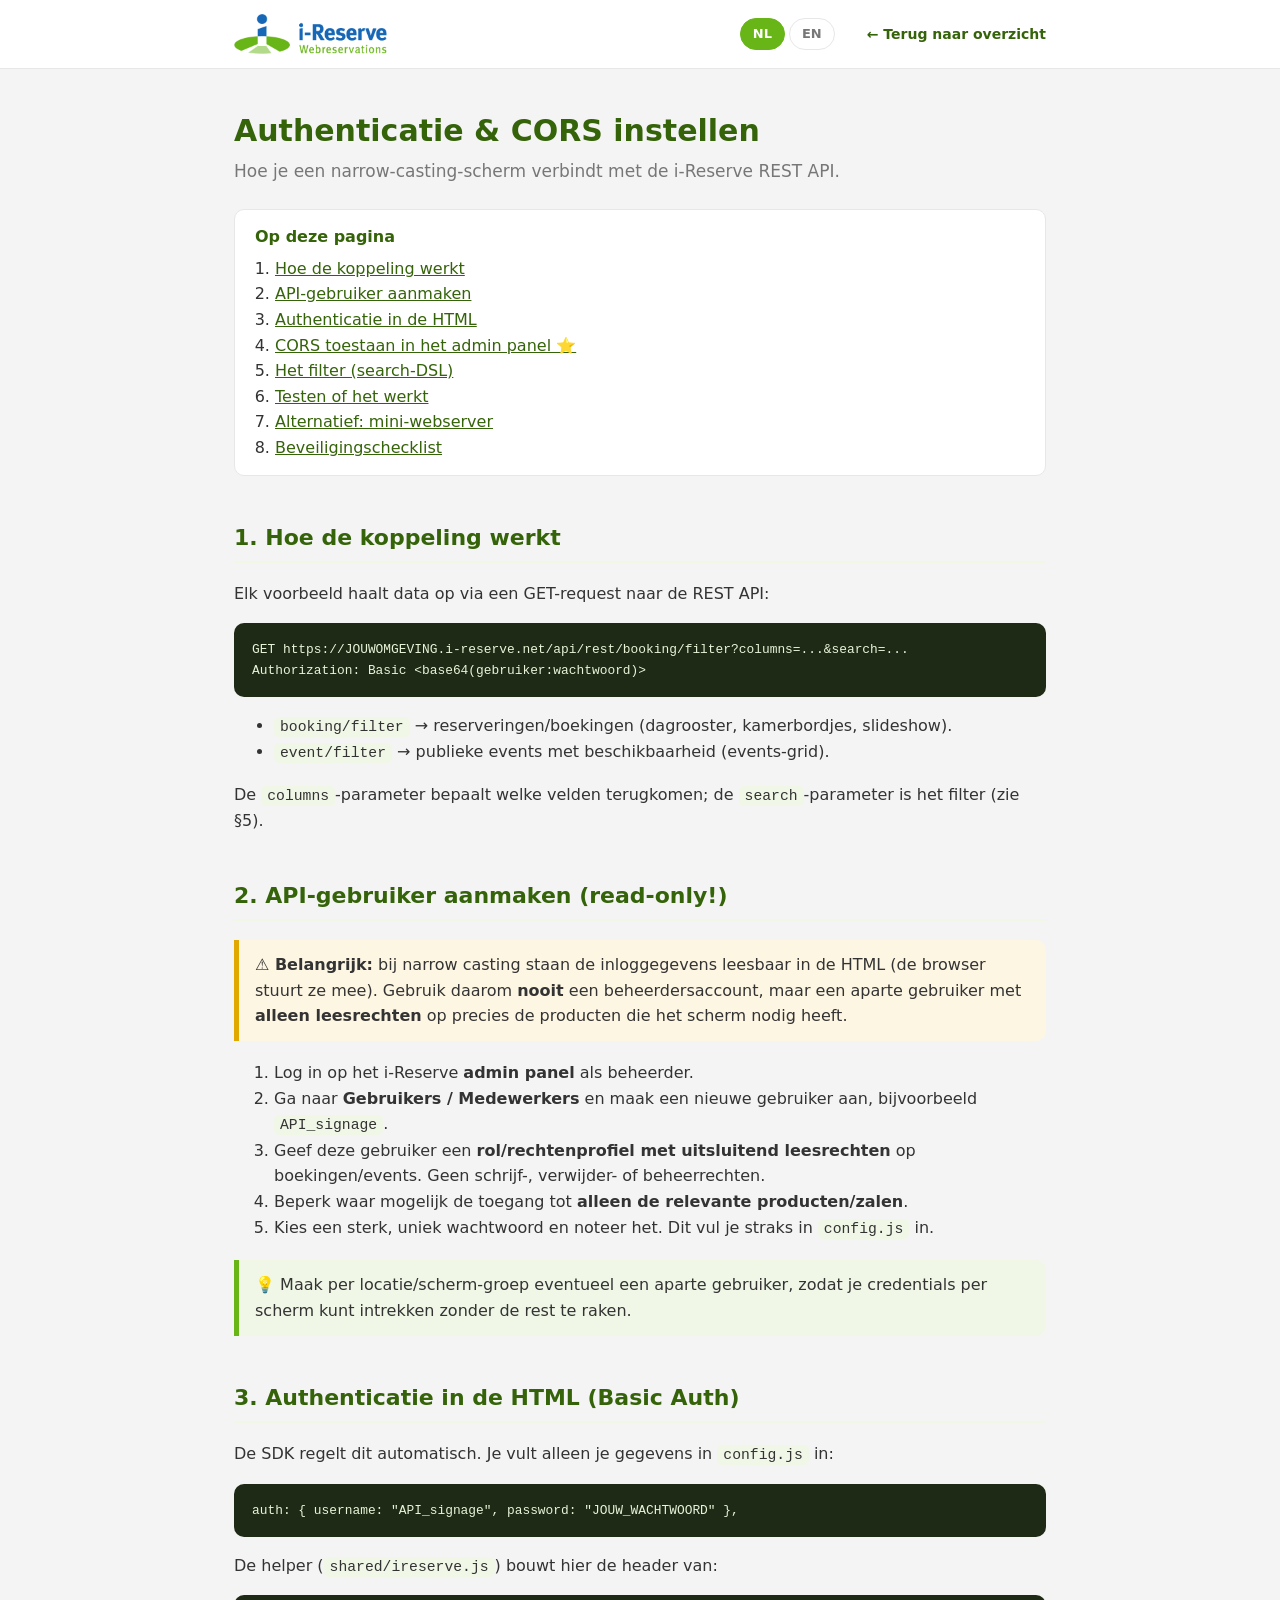
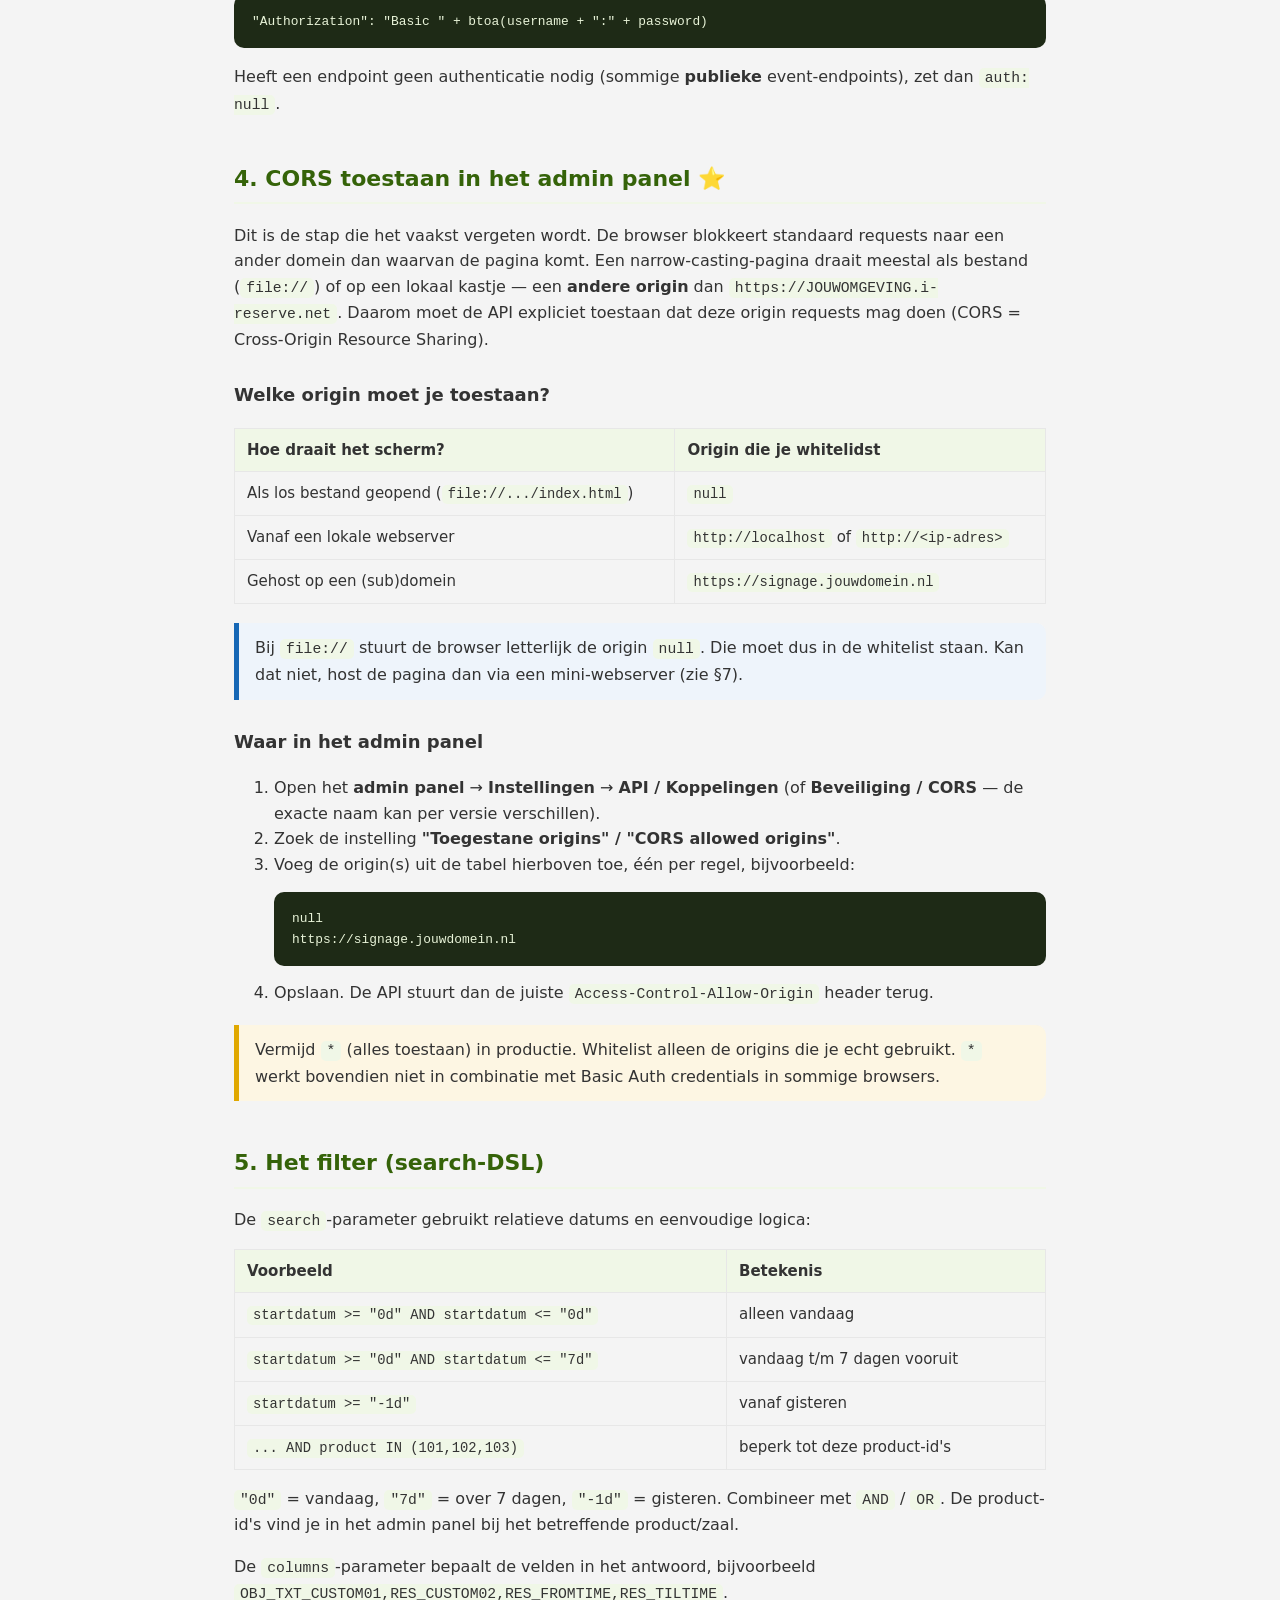
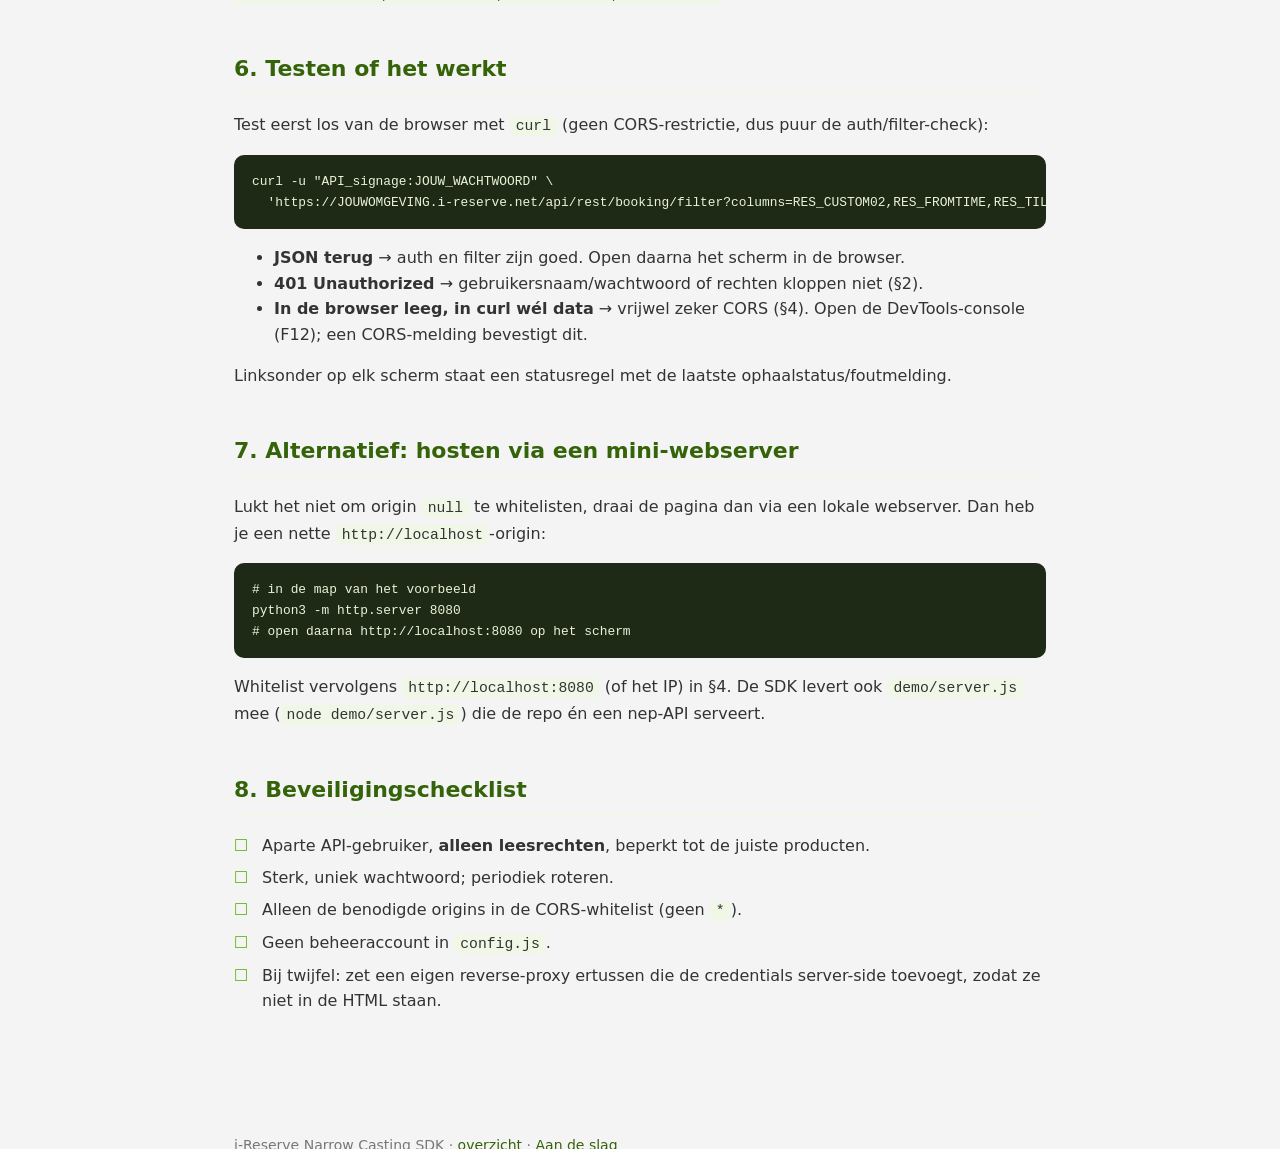
<file: docs/authenticatie-en-cors.html>
<!doctype html>
<html lang="nl">
<head>
    <meta charset="utf-8"/>
    <meta name="viewport" content="width=device-width, initial-scale=1.0"/>
    <title>Authenticatie &amp; CORS — i-Reserve Narrow Casting</title>
    <!--suppress CssNoGenericFontName -->
    <style>
        :root{
            --ir-primary:#67b516; --ir-primary-700:#356309; --ir-accent:#1667b5;
            --ink:#333; --muted:#777; --line:#e7e7e7; --tint:#f0f7e7; --bg:#f4f4f4;
            --font:"Inter","Segoe UI",system-ui,-apple-system,Arial,sans-serif;
        }
        *{box-sizing:border-box;}
        body{margin:0;background:var(--bg);color:var(--ink);font-family:var(--font);line-height:1.6;}
        .topbar{background:#fff;border-bottom:1px solid var(--line);position:sticky;top:0;z-index:5;}
        .topbar .inner{max-width:860px;margin:0 auto;padding:14px 24px;display:flex;align-items:center;gap:16px;}
        .topbar img{height:40px;}
        .topbar .langswitch{margin-left:auto;display:flex;gap:4px;}
        .topbar .langswitch a{font-size:13px;font-weight:600;text-decoration:none;color:var(--muted);
            border:1px solid var(--line);background:#fff;padding:5px 12px;border-radius:999px;}
        .topbar .langswitch a.active{background:var(--ir-primary);color:#fff;border-color:var(--ir-primary);}
        .topbar .back{font-size:14px;color:var(--ir-primary-700);text-decoration:none;font-weight:600;margin-left:16px;}
        .topbar .back:hover{text-decoration:underline;}
        .wrap{max-width:860px;margin:0 auto;padding:32px 24px 80px;}
        h1{font-size:30px;color:var(--ir-primary-700);margin:.2em 0 .1em;}
        .sub{color:var(--muted);margin-top:0;font-size:17px;}
        h2{font-size:22px;color:var(--ir-primary-700);margin-top:2em;padding-bottom:6px;border-bottom:2px solid var(--tint);}
        h3{font-size:18px;margin-top:1.6em;}
        a{color:var(--ir-primary-700);}
        code{background:var(--tint);padding:2px 6px;border-radius:5px;font-size:.92em;font-family:ui-monospace,Menlo,Consolas,monospace;}
        pre{background:#1e2a16;color:#e8f3d8;padding:16px 18px;border-radius:10px;overflow-x:auto;font-size:14px;
            font-family:ui-monospace,Menlo,Consolas,monospace;line-height:1.5;}
        pre code{background:none;padding:0;color:inherit;}
        table{border-collapse:collapse;width:100%;margin:1em 0;font-size:15px;}
        th,td{border:1px solid var(--line);padding:9px 12px;text-align:left;vertical-align:top;}
        th{background:var(--tint);}
        .callout{border-left:5px solid var(--ir-accent);background:#eef4fb;padding:12px 16px;border-radius:0 10px 10px 0;margin:1.2em 0;}
        .callout.warn{border-left-color:#e0a800;background:#fdf6e3;}
        .callout.tip{border-left-color:var(--ir-primary);background:var(--tint);}
        ul.checklist{list-style:none;padding-left:0;}
        ul.checklist li{padding-left:28px;position:relative;margin:.4em 0;}
        ul.checklist li::before{content:"☐";position:absolute;left:0;color:var(--ir-primary);font-weight:700;}
        .toc{background:#fff;border:1px solid var(--line);border-radius:10px;padding:14px 20px;margin:1.5em 0;}
        .toc strong{display:block;margin-bottom:6px;color:var(--ir-primary-700);}
        .toc ol{margin:0;padding-left:20px;}
        footer{max-width:860px;margin:0 auto;padding:24px;color:var(--muted);font-size:14px;}
    </style>
</head>
<body>
    <div class="topbar"><div class="inner">
        <img src="../shared/i-reserve-logo.png" alt="i-Reserve"/>
        <div class="langswitch">
            <a class="active" href="authenticatie-en-cors.html">NL</a>
            <a href="authenticatie-en-cors.en.html">EN</a>
        </div>
        <a class="back" href="../index.html?lang=nl">← Terug naar overzicht</a>
    </div></div>

    <div class="wrap">
        <h1>Authenticatie &amp; CORS instellen</h1>
        <p class="sub">Hoe je een narrow-casting-scherm verbindt met de i-Reserve REST API.</p>

        <div class="toc">
            <strong>Op deze pagina</strong>
            <ol>
                <li><a href="#werkt">Hoe de koppeling werkt</a></li>
                <li><a href="#user">API-gebruiker aanmaken</a></li>
                <li><a href="#auth">Authenticatie in de HTML</a></li>
                <li><a href="#cors">CORS toestaan in het admin panel ⭐</a></li>
                <li><a href="#filter">Het filter (search-DSL)</a></li>
                <li><a href="#test">Testen of het werkt</a></li>
                <li><a href="#server">Alternatief: mini-webserver</a></li>
                <li><a href="#checklist">Beveiligingschecklist</a></li>
            </ol>
        </div>

        <h2 id="werkt">1. Hoe de koppeling werkt</h2>
        <p>Elk voorbeeld haalt data op via een GET-request naar de REST API:</p>
        <pre><code>GET https://JOUWOMGEVING.i-reserve.net/api/rest/booking/filter?columns=...&amp;search=...
Authorization: Basic &lt;base64(gebruiker:wachtwoord)&gt;</code></pre>
        <ul>
            <li><code>booking/filter</code> → reserveringen/boekingen (dagrooster, kamerbordjes, slideshow).</li>
            <li><code>event/filter</code> → publieke events met beschikbaarheid (events-grid).</li>
        </ul>
        <p>De <code>columns</code>-parameter bepaalt welke velden terugkomen; de <code>search</code>-parameter is het filter (zie §5).</p>

        <h2 id="user">2. API-gebruiker aanmaken (read-only!)</h2>
        <div class="callout warn">
            <strong>⚠️ Belangrijk:</strong> bij narrow casting staan de inloggegevens leesbaar in de HTML
            (de browser stuurt ze mee). Gebruik daarom <strong>nooit</strong> een beheerdersaccount, maar
            een aparte gebruiker met <strong>alleen leesrechten</strong> op precies de producten die het scherm nodig heeft.
        </div>
        <ol>
            <li>Log in op het i-Reserve <strong>admin panel</strong> als beheerder.</li>
            <li>Ga naar <strong>Gebruikers / Medewerkers</strong> en maak een nieuwe gebruiker aan, bijvoorbeeld <code>API_signage</code>.</li>
            <li>Geef deze gebruiker een <strong>rol/rechtenprofiel met uitsluitend leesrechten</strong> op boekingen/events. Geen schrijf-, verwijder- of beheerrechten.</li>
            <li>Beperk waar mogelijk de toegang tot <strong>alleen de relevante producten/zalen</strong>.</li>
            <li>Kies een sterk, uniek wachtwoord en noteer het. Dit vul je straks in <code>config.js</code> in.</li>
        </ol>
        <div class="callout tip">💡 Maak per locatie/scherm-groep eventueel een aparte gebruiker, zodat je credentials per scherm kunt intrekken zonder de rest te raken.</div>

        <h2 id="auth">3. Authenticatie in de HTML (Basic Auth)</h2>
        <p>De SDK regelt dit automatisch. Je vult alleen je gegevens in <code>config.js</code> in:</p>
        <pre><code>auth: { username: "API_signage", password: "JOUW_WACHTWOORD" },</code></pre>
        <p>De helper (<code>shared/ireserve.js</code>) bouwt hier de header van:</p>
        <pre><code>"Authorization": "Basic " + btoa(username + ":" + password)</code></pre>
        <p>Heeft een endpoint geen authenticatie nodig (sommige <strong>publieke</strong> event-endpoints), zet dan <code>auth: null</code>.</p>

        <h2 id="cors">4. CORS toestaan in het admin panel ⭐</h2>
        <p>Dit is de stap die het vaakst vergeten wordt. De browser blokkeert standaard requests naar een ander domein dan waarvan de pagina komt. Een narrow-casting-pagina draait meestal als bestand (<code>file://</code>) of op een lokaal kastje — een <strong>andere origin</strong> dan <code>https://JOUWOMGEVING.i-reserve.net</code>. Daarom moet de API expliciet toestaan dat deze origin requests mag doen (CORS = Cross-Origin Resource Sharing).</p>

        <h3>Welke origin moet je toestaan?</h3>
        <table>
            <tr><th>Hoe draait het scherm?</th><th>Origin die je whitelidst</th></tr>
            <tr><td>Als los bestand geopend (<code>file://.../index.html</code>)</td><td><code>null</code></td></tr>
            <tr><td>Vanaf een lokale webserver</td><td><code>http://localhost</code> of <code>http://&lt;ip-adres&gt;</code></td></tr>
            <tr><td>Gehost op een (sub)domein</td><td><code>https://signage.jouwdomein.nl</code></td></tr>
        </table>
        <div class="callout">Bij <code>file://</code> stuurt de browser letterlijk de origin <code>null</code>. Die moet dus in de whitelist staan. Kan dat niet, host de pagina dan via een mini-webserver (zie §7).</div>

        <h3>Waar in het admin panel</h3>
        <ol>
            <li>Open het <strong>admin panel</strong> → <strong>Instellingen</strong> → <strong>API / Koppelingen</strong> (of <strong>Beveiliging / CORS</strong> — de exacte naam kan per versie verschillen).</li>
            <li>Zoek de instelling <strong>"Toegestane origins" / "CORS allowed origins"</strong>.</li>
            <li>Voeg de origin(s) uit de tabel hierboven toe, één per regel, bijvoorbeeld:
                <pre><code>null
https://signage.jouwdomein.nl</code></pre>
            </li>
            <li>Opslaan. De API stuurt dan de juiste <code>Access-Control-Allow-Origin</code> header terug.</li>
        </ol>
        <div class="callout warn">Vermijd <code>*</code> (alles toestaan) in productie. Whitelist alleen de origins die je echt gebruikt. <code>*</code> werkt bovendien niet in combinatie met Basic Auth credentials in sommige browsers.</div>

        <h2 id="filter">5. Het filter (search-DSL)</h2>
        <p>De <code>search</code>-parameter gebruikt relatieve datums en eenvoudige logica:</p>
        <table>
            <tr><th>Voorbeeld</th><th>Betekenis</th></tr>
            <tr><td><code>startdatum &gt;= "0d" AND startdatum &lt;= "0d"</code></td><td>alleen vandaag</td></tr>
            <tr><td><code>startdatum &gt;= "0d" AND startdatum &lt;= "7d"</code></td><td>vandaag t/m 7 dagen vooruit</td></tr>
            <tr><td><code>startdatum &gt;= "-1d"</code></td><td>vanaf gisteren</td></tr>
            <tr><td><code>... AND product IN (101,102,103)</code></td><td>beperk tot deze product-id's</td></tr>
        </table>
        <p><code>"0d"</code> = vandaag, <code>"7d"</code> = over 7 dagen, <code>"-1d"</code> = gisteren. Combineer met <code>AND</code> / <code>OR</code>. De product-id's vind je in het admin panel bij het betreffende product/zaal.</p>
        <p>De <code>columns</code>-parameter bepaalt de velden in het antwoord, bijvoorbeeld <code>OBJ_TXT_CUSTOM01,RES_CUSTOM02,RES_FROMTIME,RES_TILTIME</code>.</p>

        <h2 id="test">6. Testen of het werkt</h2>
        <p>Test eerst los van de browser met <code>curl</code> (geen CORS-restrictie, dus puur de auth/filter-check):</p>
        <pre><code>curl -u "API_signage:JOUW_WACHTWOORD" \
  'https://JOUWOMGEVING.i-reserve.net/api/rest/booking/filter?columns=RES_CUSTOM02,RES_FROMTIME,RES_TILTIME&amp;search=startdatum%20%3E%3D%20%220d%22'</code></pre>
        <ul>
            <li><strong>JSON terug</strong> → auth en filter zijn goed. Open daarna het scherm in de browser.</li>
            <li><strong>401 Unauthorized</strong> → gebruikersnaam/wachtwoord of rechten kloppen niet (§2).</li>
            <li><strong>In de browser leeg, in curl wél data</strong> → vrijwel zeker CORS (§4). Open de DevTools-console (F12); een CORS-melding bevestigt dit.</li>
        </ul>
        <p>Linksonder op elk scherm staat een statusregel met de laatste ophaalstatus/foutmelding.</p>

        <h2 id="server">7. Alternatief: hosten via een mini-webserver</h2>
        <p>Lukt het niet om origin <code>null</code> te whitelisten, draai de pagina dan via een lokale webserver. Dan heb je een nette <code>http://localhost</code>-origin:</p>
        <pre><code># in de map van het voorbeeld
python3 -m http.server 8080
# open daarna http://localhost:8080 op het scherm</code></pre>
        <p>Whitelist vervolgens <code>http://localhost:8080</code> (of het IP) in §4. De SDK levert ook <code>demo/server.js</code> mee (<code>node demo/server.js</code>) die de repo én een nep-API serveert.</p>

        <h2 id="checklist">8. Beveiligingschecklist</h2>
        <ul class="checklist">
            <li>Aparte API-gebruiker, <strong>alleen leesrechten</strong>, beperkt tot de juiste producten.</li>
            <li>Sterk, uniek wachtwoord; periodiek roteren.</li>
            <li>Alleen de benodigde origins in de CORS-whitelist (geen <code>*</code>).</li>
            <li>Geen beheeraccount in <code>config.js</code>.</li>
            <li>Bij twijfel: zet een eigen reverse-proxy ertussen die de credentials server-side toevoegt, zodat ze niet in de HTML staan.</li>
        </ul>
    </div>

    <footer>i-Reserve Narrow Casting SDK · <a href="../index.html">overzicht</a> · <a href="aan-de-slag.html">Aan de slag</a></footer>
</body>
</html>
</file>
<file: shared/ireserve.css>
/* =====================================================================
   i-Reserve Narrow Casting SDK — gedeelde stijl (neutrale i-Reserve huisstijl)
   ---------------------------------------------------------------------
   Pas de huisstijl aan door ALLEEN de variabelen in :root te wijzigen.
   Wil je een klantkleur? Overschrijf --ir-primary etc. in je eigen
   <style> of config — de rest van de SDK volgt automatisch.
   ===================================================================== */

:root {
    /* --- i-Reserve huisstijl (officiële merkkleuren) --- */
    --ir-primary:      #67b516;   /* i-Reserve groen (hoofdkleur)       */
    --ir-primary-600:  #4e8a11;   /* donkerder groen                    */
    --ir-primary-700:  #356309;   /* diepgroen (titelbalk, witte tekst) */
    --ir-accent:       #1667b5;   /* i-Reserve blauw (accent/highlight) */

    /* --- Neutralen --- */
    --ir-ink:          #333333;   /* hoofdtekst                         */
    --ir-muted:        #777777;   /* secundaire tekst                   */
    --ir-on-primary:   #ffffff;   /* tekst op gekleurde balken          */
    --ir-surface:      #ffffff;   /* kaart-/tabelachtergrond            */
    --ir-surface-alt:  #f0f7e7;   /* lichtgroene tint (gestreepte rijen)*/
    --ir-bg:           #f4f4f4;   /* paginaachtergrond                  */
    --ir-line:         #e7e7e7;   /* lijnen/randen                      */

    /* --- Vorm & typografie --- */
    --ir-radius:       18px;
    --ir-radius-sm:    10px;
    --ir-font:         "Inter", "Segoe UI", system-ui, -apple-system, "Helvetica Neue", Arial, sans-serif;
    --ir-font-display: var(--ir-font);

    /* --- Schaal (vw-gebaseerd zodat het meeschaalt met schermgrootte) --- */
    --ir-pad:          4vh 5vw;
}

* { box-sizing: border-box; }

html, body {
    height: 100vh;
    width: 100vw;
    margin: 0;
    padding: 0;
}

body {
    background: var(--ir-bg);
    color: var(--ir-ink);
    font-family: var(--ir-font);
    font-size: 1.4vh;            /* meeschalend basisformaat */
    line-height: 1.4;
    overflow: hidden;            /* narrow casting = geen scrollbars */
    -webkit-font-smoothing: antialiased;
}

/* ---------------------------------------------------------------------
   Schermindeling: header (logo) — body (content) — footer
   --------------------------------------------------------------------- */
.nc-screen {
    display: flex;
    flex-direction: column;
    height: 100vh;
    padding: var(--ir-pad);
}

.nc-header {
    flex: 0 0 auto;
    display: flex;
    align-items: center;
    justify-content: space-between;
    gap: 2vw;
    margin-bottom: 3vh;
}
.nc-header .nc-logo { height: 7vh; width: auto; display: block; }
.nc-header .nc-title {
    font-family: var(--ir-font-display);
    font-weight: 700;
    font-size: 3.4vh;
    color: var(--ir-primary-700);
    margin: 0;
}
.nc-header .nc-date {
    font-size: 2.2vh;
    color: var(--ir-muted);
    text-transform: capitalize;
}

.nc-body {
    flex: 1 1 auto;
    min-height: 0;              /* laat children correct krimpen */
    display: flex;
    flex-direction: column;
}

.nc-footer {
    flex: 0 0 auto;
    display: flex;
    align-items: center;
    justify-content: center;
    gap: 1vw;
    margin-top: 2vh;
    color: var(--ir-muted);
    font-size: 1.8vh;
}
.nc-footer .nc-logo { height: 4vh; width: auto; opacity: .8; }

/* ---------------------------------------------------------------------
   Tabel (dagrooster)
   --------------------------------------------------------------------- */
.nc-table {
    width: 100%;
    border-collapse: separate;
    border-spacing: 0;
    background: var(--ir-surface);
    border-radius: var(--ir-radius);
    overflow: hidden;
    box-shadow: 0 1.2vh 3vh rgba(53, 99, 9, .10);
}
.nc-table caption {
    caption-side: top;
    background: var(--ir-primary-700);
    color: var(--ir-on-primary);
    font-size: 3vh;
    font-weight: 700;
    padding: 1.6vh 2vw .6vh;
}
.nc-table thead th {
    background: var(--ir-primary-600);
    color: var(--ir-on-primary);
    text-align: left;
    font-weight: 600;
    font-size: 2vh;
    padding: 1.4vh 1.6vw;
}
.nc-table tbody td {
    padding: 1.5vh 1.6vw;
    font-size: 2.2vh;
    border-bottom: 1px solid var(--ir-line);
    color: var(--ir-ink);
}
.nc-table tbody tr:nth-child(even) td { background: var(--ir-surface-alt); }
.nc-table tbody tr:last-child td { border-bottom: 0; }
.nc-table .nc-time { white-space: nowrap; font-variant-numeric: tabular-nums; color: var(--ir-primary-700); font-weight: 600; }

/* paginanummer onder de tabel */
.nc-pager {
    text-align: center;
    color: var(--ir-muted);
    font-size: 1.8vh;
    margin-top: 1.5vh;
}

/* ---------------------------------------------------------------------
   Animaties
   --------------------------------------------------------------------- */
.nc-fade { animation: ncFade .8s ease both; }
@keyframes ncFade { from { opacity: 0; transform: translateY(6px); } to { opacity: 1; transform: none; } }

/* status-/foutmelding (zichtbaar als de API niet bereikbaar is) */
.nc-status {
    position: fixed;
    bottom: 1vh; left: 1vw;
    font-size: 1.4vh;
    color: var(--ir-muted);
    background: rgba(255,255,255,.7);
    padding: .4vh .8vw;
    border-radius: 6px;
    pointer-events: none;
}
.nc-status[data-state="error"] { color: #b00020; }
.nc-status[hidden] { display: none; }

/* lege staat */
.nc-empty {
    display: flex;
    align-items: center;
    justify-content: center;
    height: 100%;
    color: var(--ir-muted);
    font-size: 2.6vh;
}
</file>
